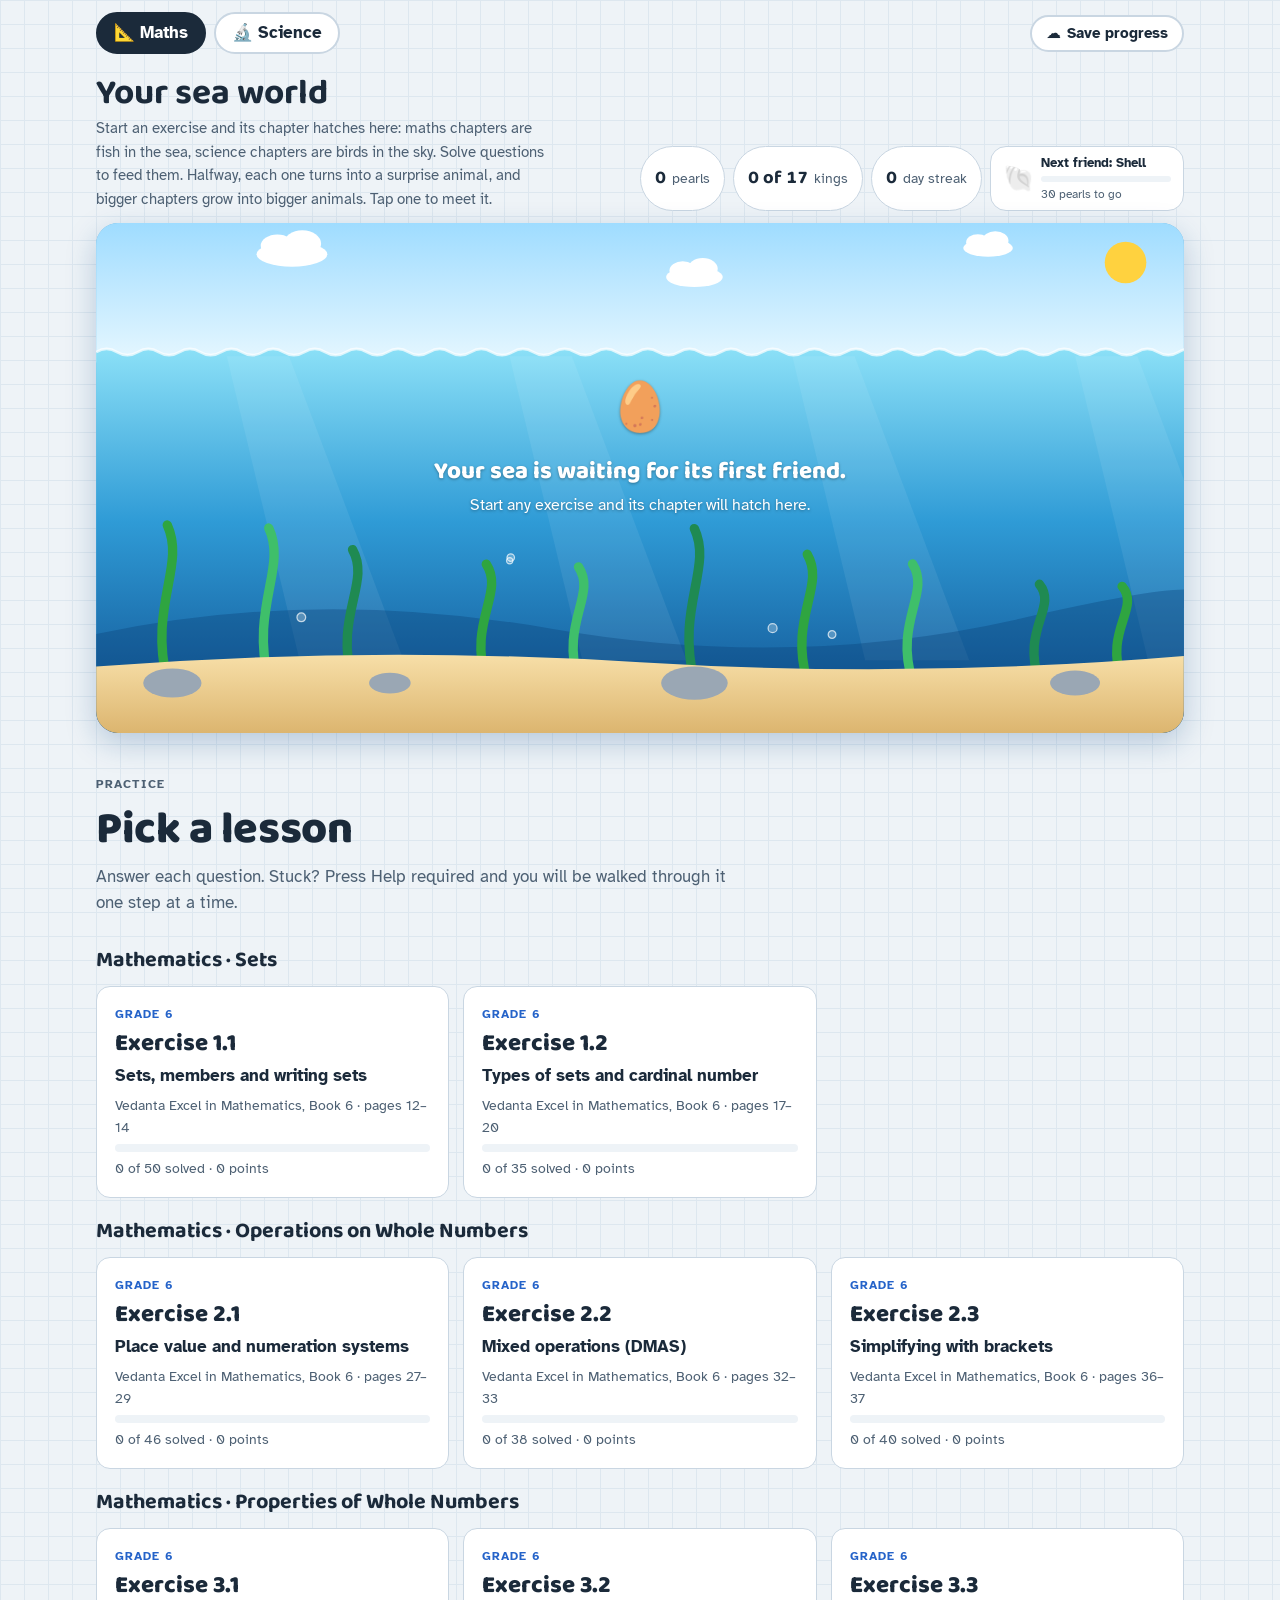
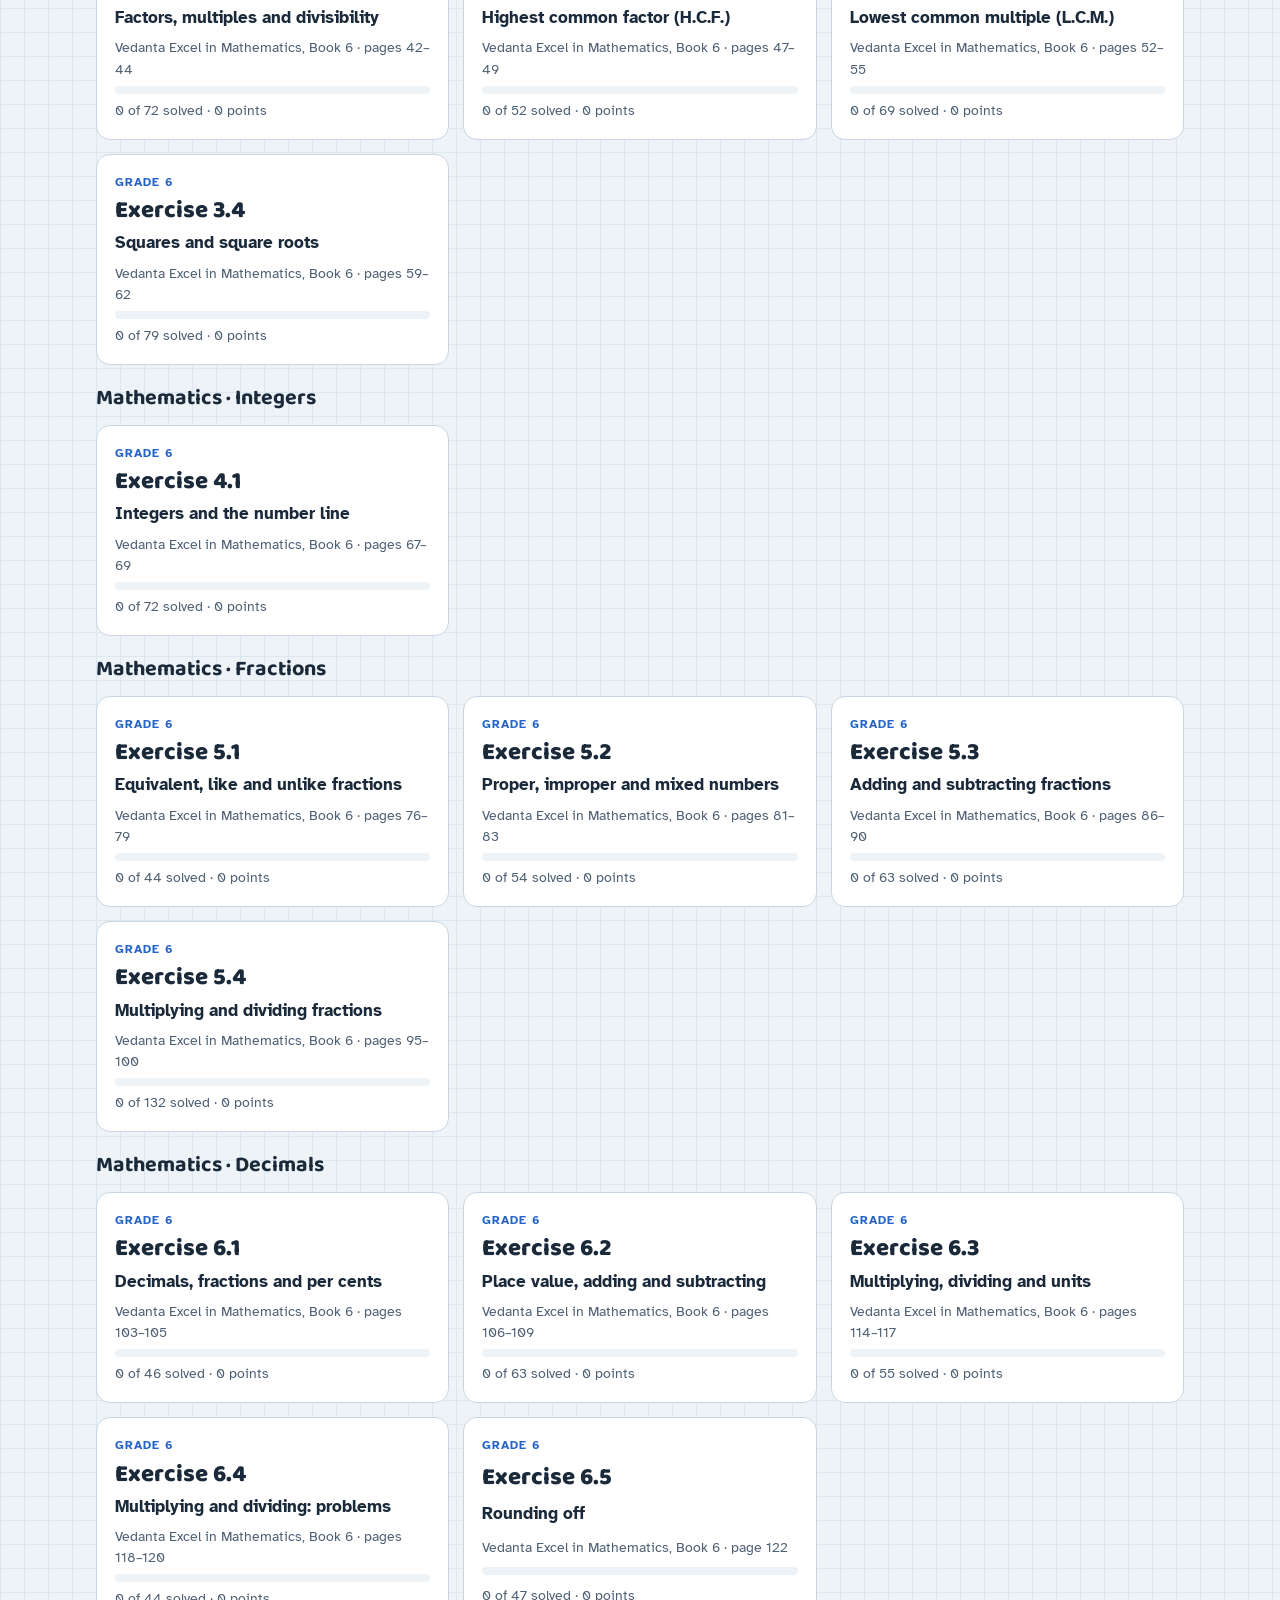
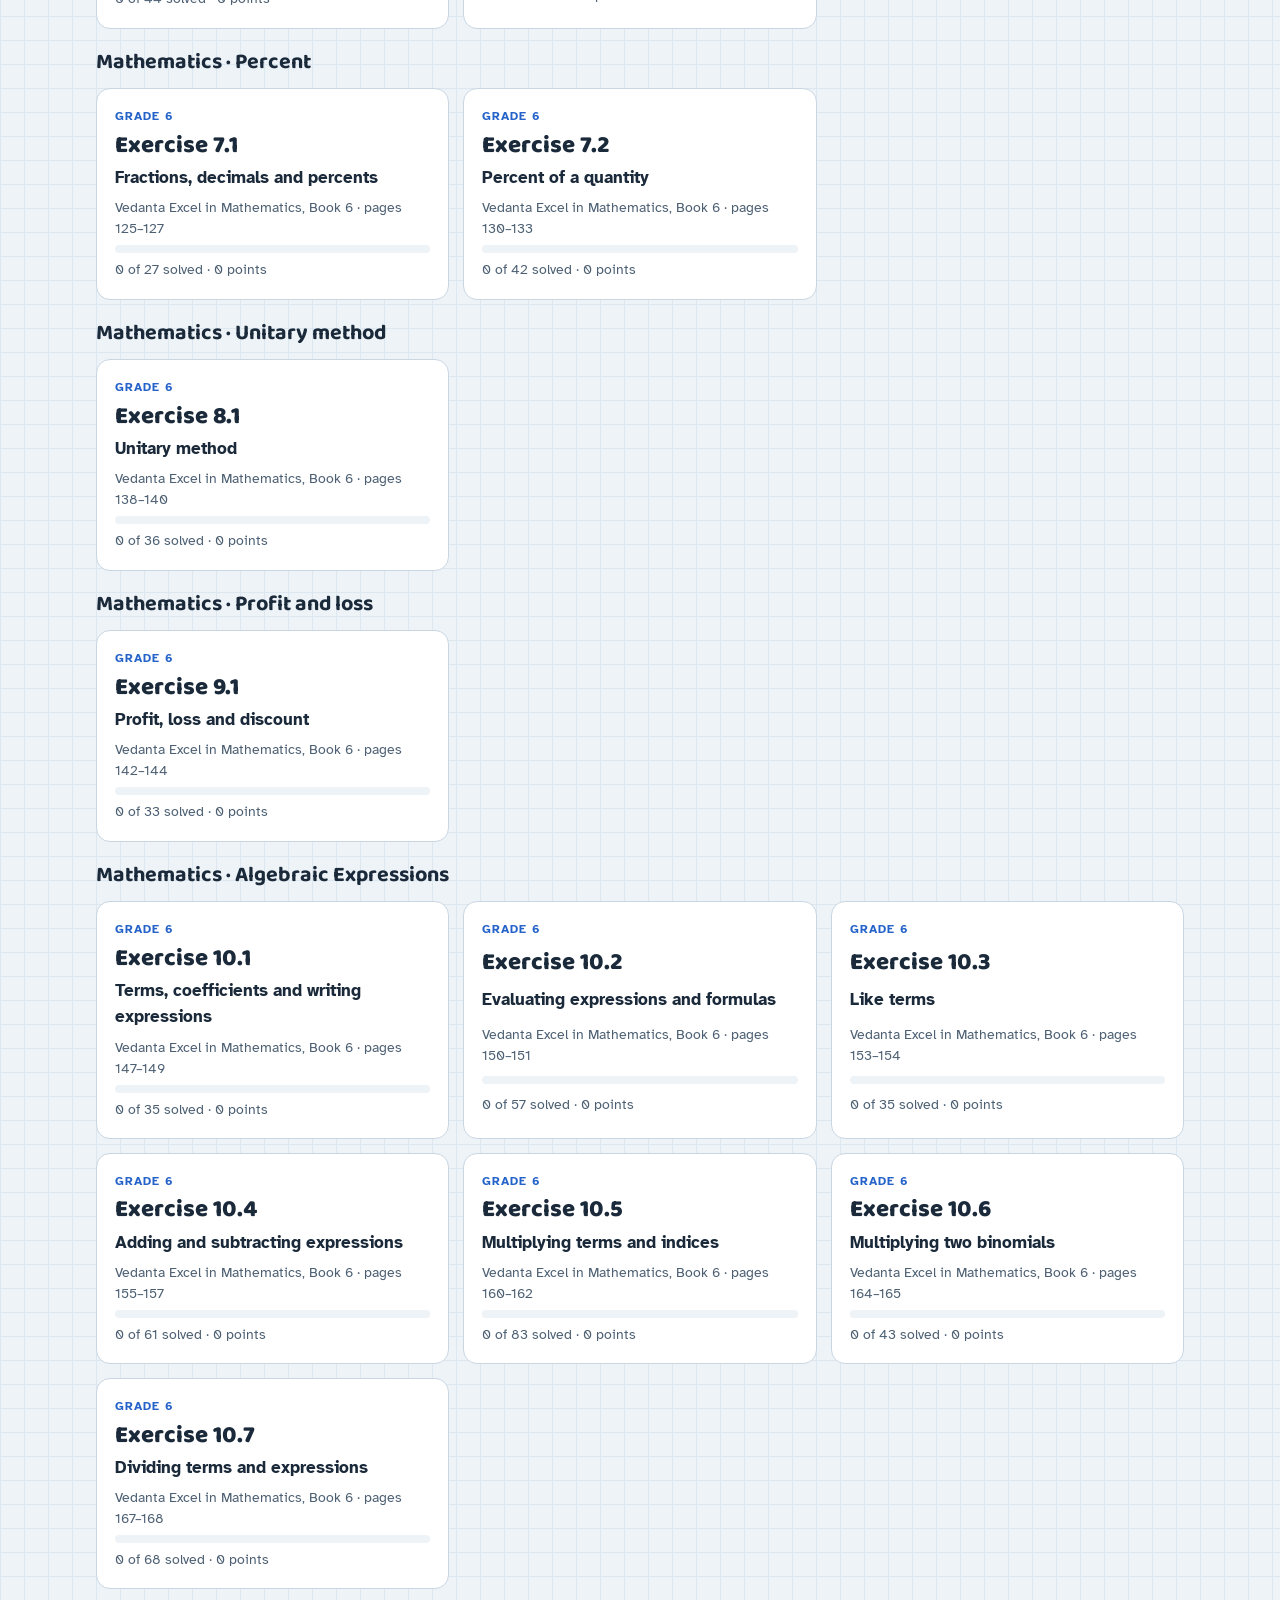
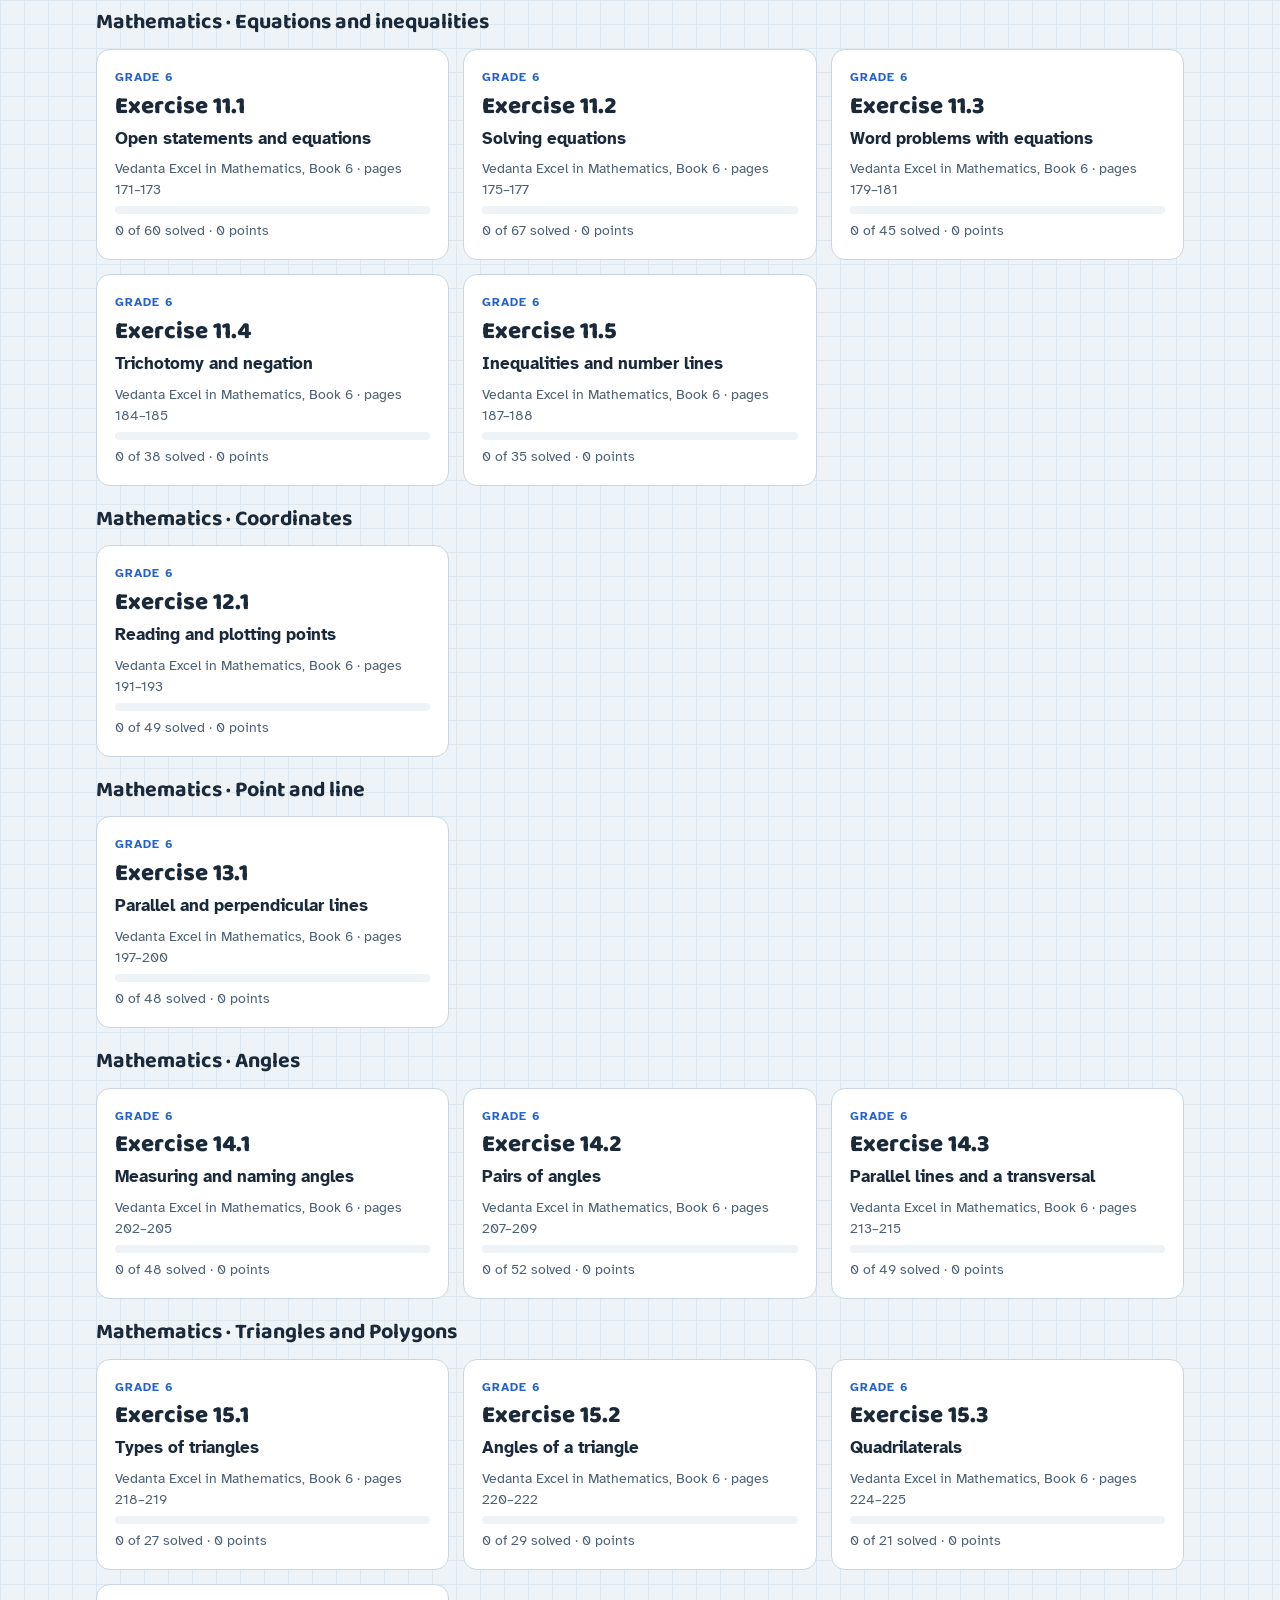
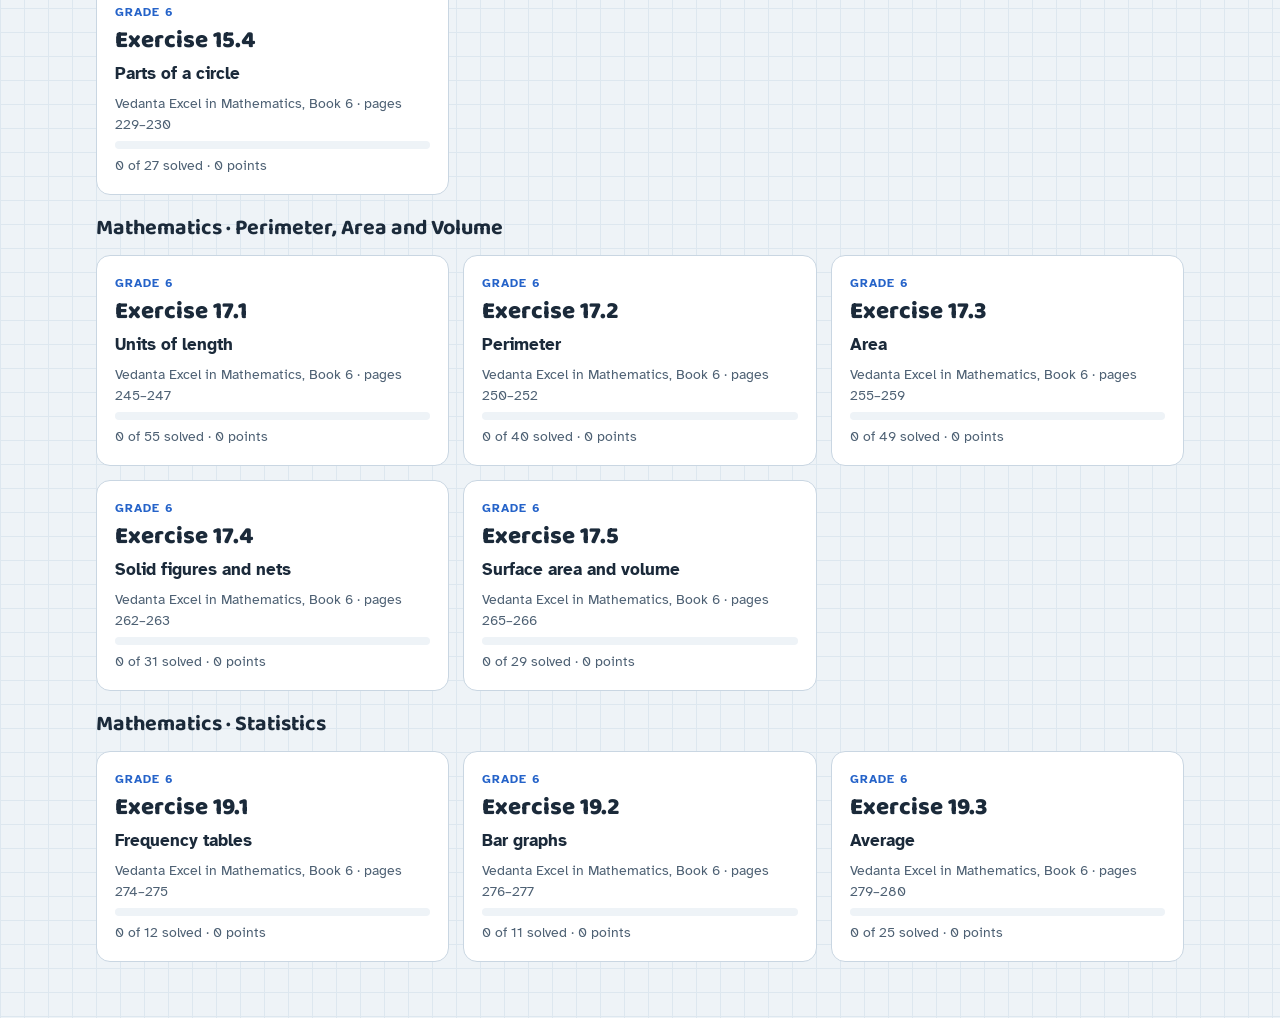
<file: index.html>
<!doctype html>
<html lang="en">
<head>
<meta charset="utf-8">
<meta name="viewport" content="width=device-width, initial-scale=1, viewport-fit=cover">
<title>Angle Quest</title>
<link rel="preconnect" href="https://fonts.googleapis.com">
<link rel="stylesheet" href="https://fonts.googleapis.com/css2?family=Baloo+2:wght@600;700;800&family=Atkinson+Hyperlegible:wght@400;700&display=swap">
<link rel="stylesheet" href="aquarium.css">
<link rel="stylesheet" href="cloud/cloud.css">
<style>
/* Layout: graph-paper desk; question card in the middle, exercise list beside it (stacks on phones). */
:root {
  --paper: #eef3f7;
  --grid: #dde7ef;
  --card: #ffffff;
  --ink: #1b2a3a;
  --ink-soft: #4d6073;
  --line: #c9d6e2;
  --accent: #f2b31b;       /* protractor yellow */
  --accent-ink: #4a3500;
  --accent-wash: rgba(242, 179, 27, .22);
  --blue: #2563c9;         /* geometry-set blue for figures and actions */
  --blue-wash: #e3ecfb;
  --good: #1d8a4f; --good-wash: #e2f4ea;
  --bad: #c2412d;  --bad-wash: #fbe7e3;
  --f-display: "Baloo 2", "Trebuchet MS", system-ui, sans-serif;
  --f-body: "Atkinson Hyperlegible", "Segoe UI", system-ui, sans-serif;
  --r: 14px;
}
@media (prefers-color-scheme: dark) { :root:not([data-theme="light"]) {
  --paper: #111a24; --grid: #18232f; --card: #1a2633; --ink: #e8eef4; --ink-soft: #9fb0c1; --line: #2f3f50;
  --accent: #f5c04a; --accent-ink: #2a1e00; --accent-wash: rgba(245, 192, 74, .2);
  --blue: #7fa9f0; --blue-wash: #1f3150; --good: #5fd08f; --good-wash: #173826; --bad: #ff8a73; --bad-wash: #3e1f1a;
  color-scheme: dark; } }
:root[data-theme="dark"] {
  --paper: #111a24; --grid: #18232f; --card: #1a2633; --ink: #e8eef4; --ink-soft: #9fb0c1; --line: #2f3f50;
  --accent: #f5c04a; --accent-ink: #2a1e00; --accent-wash: rgba(245, 192, 74, .2);
  --blue: #7fa9f0; --blue-wash: #1f3150; --good: #5fd08f; --good-wash: #173826; --bad: #ff8a73; --bad-wash: #3e1f1a;
  color-scheme: dark; }

* { box-sizing: border-box; }
body {
  margin: 0;
  background: var(--paper);
  background-image: linear-gradient(var(--grid) 1px, transparent 1px), linear-gradient(90deg, var(--grid) 1px, transparent 1px);
  background-size: 24px 24px;
  color: var(--ink); font: 17px/1.55 var(--f-body);
}
#app { max-width: 1120px; margin: 0 auto; padding-block: 20px 56px;
  padding-left: max(16px, env(safe-area-inset-left, 0px)); padding-right: max(16px, env(safe-area-inset-right, 0px)); }
h1, h2 { font-family: var(--f-display); line-height: 1.1; text-wrap: balance; margin: 0; }
h1 { font-size: clamp(2rem, 5vw, 2.8rem); font-weight: 800; letter-spacing: -.01em; }
h2 { font-size: 1.35rem; font-weight: 700; }
p { margin: 0; }
.eyebrow { font-size: .78rem; font-weight: 700; letter-spacing: .09em; text-transform: uppercase; color: var(--ink-soft); }
.lede { color: var(--ink-soft); max-width: 60ch; }
button { font: inherit; color: inherit; cursor: pointer; }
:focus-visible { outline: 3px solid var(--blue); outline-offset: 2px; }

/* top bar */
.topbar { display: flex; justify-content: space-between; align-items: center; gap: 12px; flex-wrap: wrap; margin-bottom: 18px; }
.link-btn { background: none; border: 0; padding: 4px 2px; color: var(--blue); font-weight: 700; text-decoration: underline; text-underline-offset: 3px; }
.scorebox { display: flex; align-items: baseline; gap: 6px; background: var(--card); border: 1px solid var(--line); border-radius: 999px; padding: 4px 16px; font-variant-numeric: tabular-nums; }
.score-num { font-family: var(--f-display); font-weight: 800; font-size: 1.25rem; }
.score-lbl { color: var(--ink-soft); font-size: .85rem; }
.score-sep { width: 1px; height: 16px; background: var(--line); margin: 0 6px; align-self: center; }
.lesson-title { display: grid; gap: 2px; margin-bottom: 20px; }
.src { color: var(--ink-soft); font-size: .9rem; }

.layout { display: grid; grid-template-columns: minmax(0, 1fr) 300px; gap: 24px; align-items: start; }
@media (max-width: 860px) { .layout { grid-template-columns: minmax(0, 1fr); } .side { order: -1; } }

/* exercise nav */
.side { display: grid; gap: 16px; min-width: 0; }
.sec-nav { display: grid; gap: 4px; background: var(--card); border: 1px solid var(--line); border-radius: var(--r); padding: 8px; }
@media (max-width: 860px) {
  .sec-nav { display: flex; overflow-x: auto; scrollbar-width: thin; }
  .sec-btn { flex: 0 0 auto; grid-template-columns: auto auto !important; }
  .sec-btn .sec-name { display: none; }
}
.sec-btn { display: grid; grid-template-columns: 2.4rem 1fr auto; gap: 8px; align-items: center; text-align: left; background: none; border: 0; border-radius: 10px; padding: 8px 10px; }
.sec-btn:hover { background: var(--blue-wash); }
.sec-btn.on { background: var(--accent-wash); }
.sec-no { font-family: var(--f-display); font-weight: 800; color: var(--blue); }
.sec-name { font-size: .95rem; min-width: 0; }
.sec-count { font-size: .8rem; color: var(--ink-soft); font-variant-numeric: tabular-nums; }
.sec-btn.done .sec-count { color: var(--good); font-weight: 700; }
.sec-btn.done .sec-count::before { content: "✓ "; }

.refbox { background: var(--card); border: 1px solid var(--line); border-radius: var(--r); padding: 10px 14px; }
.refbox summary { font-weight: 700; cursor: pointer; }
.ref-scroll { overflow-x: auto; margin-top: 8px; }
.ref { border-collapse: collapse; font-size: .82rem; width: 100%; }
.ref th, .ref td { text-align: left; padding: 6px 6px; border-bottom: 1px solid var(--line); vertical-align: top; }
.ref th { color: var(--ink-soft); font-weight: 700; }

/* stage */
.stage { display: grid; gap: 14px; min-width: 0; scroll-margin-top: 12px; }
.sec-head { display: grid; gap: 6px; }
.qdots { display: flex; gap: 6px; flex-wrap: wrap; margin-top: 4px; }
.qdot { width: 2.1rem; height: 2.1rem; border-radius: 50%; border: 2px solid var(--line); background: var(--card); font-weight: 700; }
.qdot.done { border-color: var(--good); background: var(--good-wash); color: var(--good); }
.qdot.on { border-color: var(--ink); box-shadow: 0 0 0 3px var(--accent); }

.qcard { background: var(--card); border: 1px solid var(--line); border-radius: 18px; padding: clamp(16px, 3vw, 28px); display: grid; gap: 18px; box-shadow: 0 1px 0 var(--line), 0 10px 30px -18px rgba(20, 40, 70, .35); min-width: 0; }
.prompt { font-size: 1.2rem; }
.figwrap { display: grid; justify-items: center; gap: 10px; padding: 8px; border-radius: 12px; background: repeating-linear-gradient(0deg, transparent 0 19px, var(--grid) 19px 20px), repeating-linear-gradient(90deg, transparent 0 19px, var(--grid) 19px 20px); }
.figwrap.small { background: none; padding: 0; justify-items: start; }
.fig { width: 100%; max-width: 340px; height: auto; max-height: 300px; overflow: visible; }
.fig.fig-prot { max-width: 480px; max-height: 420px; }
.figwrap.small .fig { max-width: 170px; }
.tool-btn { background: var(--accent); color: var(--accent-ink); border: 0; border-radius: 999px; padding: 6px 16px; font-weight: 700; }

.fig .ray { stroke: var(--ink); stroke-width: 2.4; stroke-linecap: round; }
.fig .ray.dashed { stroke-dasharray: 6 5; stroke-width: 1.6; stroke: var(--ink-soft); }
.fig .vertex { fill: var(--ink); }
.fig .mark { fill: none; stroke: var(--blue); stroke-width: 2; }
.fig .mark.dashed { stroke-dasharray: 4 4; }
.fig .chev { fill: none; stroke: var(--ink); stroke-width: 1.6; stroke-linejoin: round; stroke-linecap: round; }
.fig .mark.hl { stroke: var(--accent); stroke-width: 2.6; }
.fig .arc-label.hl { fill: var(--ink); }
.fig.fig-geo { max-width: 400px; }
.fig-geo .ray, .fig-geo .mark, .fig-geo .chev { vector-effect: non-scaling-stroke; }
.fig .circ { fill: none; }
.fig .shade.tone-a { fill: var(--blue-wash); stroke: none; }
.fig .shade.tone-b { fill: var(--accent-wash); stroke: none; }
.fig .pt-label { fill: var(--ink); font: 700 13px var(--f-body); text-anchor: middle; dominant-baseline: central; }
.fig .arc-label { fill: var(--blue); font: 700 12px var(--f-body); text-anchor: middle; dominant-baseline: central; }
.fig .prot-body { fill: var(--accent-wash); stroke: var(--accent); stroke-width: 1.5; }
.fig .prot-inner { fill: none; stroke: var(--accent); stroke-width: 1; }
.fig .prot-tick { stroke: var(--ink-soft); stroke-width: .6; }
.fig .prot-guide { stroke: var(--accent); stroke-width: .5; }
.fig .prot-base { stroke: var(--accent); stroke-width: 1.5; }
.fig .prot-centre { fill: var(--bad); }
.fig .prot-out { fill: var(--ink-soft); font: 600 6.5px var(--f-body); text-anchor: middle; dominant-baseline: central; }
.fig .prot-in { fill: var(--ink); font: 700 7px var(--f-body); text-anchor: middle; dominant-baseline: central; }
.fig-clock { max-width: 220px; }
.fig .clock-face { fill: var(--card); stroke: var(--ink); stroke-width: 3; }
.fig-venn { max-width: 360px; }
.fig .venn-c { stroke: var(--ink); stroke-width: 2; fill-opacity: .55; }
.fig .venn-c.tone-a { fill: var(--blue-wash); }
.fig .venn-c.tone-b { fill: var(--accent-wash); }
.fig .venn-u { fill: none; stroke: var(--ink-soft); stroke-width: 1.5; }
.fig .venn-name { fill: var(--ink); font: 700 16px var(--f-body); text-anchor: middle; dominant-baseline: central; }
.fig .venn-item { fill: var(--ink); font: 600 14px var(--f-body); text-anchor: middle; dominant-baseline: central; }
.fig-grid { max-width: 260px; }
.fig .grid-cell { fill: var(--card); stroke: var(--ink); stroke-width: 1.5; }
.fig .grid-cell.head { fill: var(--blue-wash); }
.fig .grid-cell.blank { fill: var(--accent-wash); }
.fig .grid-cell.wall { fill: var(--line); }
.fig .shade.tone-c { fill: var(--blue); fill-opacity: .45; stroke: none; }
.fig .hg-line { stroke: var(--ink); stroke-width: .6; opacity: .55; }
.fig .hg-brace { fill: none; stroke: var(--ink); stroke-width: 1.5; }
.fig .hg-lbl { fill: var(--ink); font: 700 13px var(--f-body); text-anchor: middle; dominant-baseline: central; }
.fig .hg-lbl.end { text-anchor: end; }
.fig .flow-line { stroke: var(--blue); stroke-width: 2; fill: none; }
.fig .flow-op { fill: var(--blue); font: 700 14px var(--f-body); text-anchor: middle; }
.fig .flow-op.side { text-anchor: start; dominant-baseline: central; }
.fig .grid-t.small { font-size: 14px; }
.fig .bar-grid { stroke: var(--line); stroke-width: 1; }
.fig .bar-grid.base { stroke: var(--ink); stroke-width: 1.6; }
.fig rect.shade.bar { stroke: var(--ink); stroke-width: 1.2; }
.fig .shade.tone-c.bar { fill-opacity: .55; }
.fig .bar-num { fill: var(--ink-soft); font: 12px var(--f-body); text-anchor: end; dominant-baseline: central; }
.fig .bar-lbl { fill: var(--ink); font: 13px var(--f-body); text-anchor: middle; }
.fig .bar-lbl.strong { font-weight: 700; }
.fig .nl-range { fill: none; stroke: var(--blue); stroke-width: 2.5; }
.fig .nl-rhead { fill: var(--blue); }
.fig .nl-end { fill: var(--card); stroke: var(--blue); stroke-width: 2.5; }
.fig .nl-end.closed { fill: var(--blue); }
.fig .shp { stroke: var(--ink); stroke-width: 2; stroke-linejoin: round; }
.fig .shp.plain { fill: none; }
.fig .shp.tone-a { fill: var(--blue-wash); }
.fig .shp.tone-b { fill: var(--accent-wash); }
.fig .shp.hole { fill: var(--card); }
.fig .shp.dash { stroke-dasharray: 5 4; }
.fig .shp.open { fill: none; }
.fig .shp-grid { stroke: var(--line); stroke-width: .8; }
.fig .shp-dash { stroke: var(--ink-soft); stroke-width: 1.3; stroke-dasharray: 4 4; }
.fig .shp-right { fill: none; stroke: var(--ink-soft); stroke-width: 1.2; }
.fig .shp-tick { stroke: var(--ink); stroke-width: 1.6; }
.fig .shp-t { fill: var(--ink); font: 600 13px var(--f-body); dominant-baseline: central; }
.fig .shp-t.big { font: 700 16px var(--f-body); }
.fig .sol { stroke: var(--ink); stroke-width: 1.8; fill: none; }
.fig .sol.hidden { stroke-dasharray: 4 4; stroke-width: 1.2; fill: none; }
.fig .sol-face { fill: var(--blue-wash); stroke: var(--ink); stroke-width: 1.8; stroke-linejoin: round; }
.fig .bal-stand { fill: var(--accent); }
.fig .bal-pan { fill: var(--card); stroke: var(--ink); stroke-width: 2; }
.fig .bal-bag { fill: var(--blue-wash); stroke: var(--ink); stroke-width: 1.6; stroke-linejoin: round; }
.fig .bal-v { fill: var(--ink); font: italic 700 13px var(--f-body); text-anchor: middle; dominant-baseline: central; }
.fig .bal-ball { fill: var(--accent-wash); stroke: var(--ink); stroke-width: 1.4; }
.fig .grid-t { fill: var(--ink); font: 700 17px var(--f-body); text-anchor: middle; dominant-baseline: central; }
.fig .grid-q { fill: var(--blue); font: italic 700 16px var(--f-body); text-anchor: middle; dominant-baseline: central; }
.fig-ftree { max-width: 240px; }
.fig .tree-line { stroke: var(--ink); stroke-width: 1.6; }
.fig .tree-node { fill: var(--card); stroke: var(--ink); stroke-width: 1.6; }
.fig .tree-node.blank { fill: var(--accent-wash); }
.fig .tree-x { fill: var(--ink-soft); font: 700 14px var(--f-body); text-anchor: middle; dominant-baseline: central; }
.fig-nline { max-width: 520px; }
.fig .nl-axis, .fig .nl-tick { stroke: var(--ink); stroke-width: 1.6; }
.fig .nl-head { fill: var(--ink); }
.fig .nl-num { fill: var(--ink); font: 600 10px var(--f-body); text-anchor: middle; dominant-baseline: central; }
.fig .nl-num.zero { font-weight: 800; }
.fig .nl-hop { fill: none; stroke: var(--blue); stroke-width: 2; stroke-linecap: round; }
.fig .nl-hop.big { stroke: var(--accent); stroke-dasharray: 5 4; }
.fig .nl-dot { fill: var(--accent); }
.fig .nl-arrow { stroke-dasharray: none; }
.fig-fbar { max-width: 320px; }
.fig-pie { max-width: 150px; }
.fig .fb-box { fill: none; stroke: var(--ink); stroke-width: 2; }
.fig .fb-line { stroke: var(--ink); stroke-width: 1.2; }
.fig .fb-x { stroke: var(--ink-soft); stroke-width: 2; stroke-linecap: round; }
.fig-row { display: flex; flex-wrap: wrap; align-items: center; justify-content: center; gap: 6px 10px; width: 100%; }
.fig-row .fig-cell { display: inline-flex; flex-direction: column; align-items: center; gap: 2px; }
.fig-row .fig-fbar { width: 120px; }
.fig-row .fig-pie { width: 64px; }
.fig-row .fig-op { font: 700 1.3rem var(--f-body); color: var(--ink-soft); }
.fig-row .fig-cap { font-size: .9rem; color: var(--ink-soft); }
.fig-coord { max-width: 360px; }
.fig .coord-grid { stroke: var(--line); stroke-width: .8; }
.fig .coord-axis { stroke: var(--ink); stroke-width: 1.6; }
.fig .coord-num { fill: var(--ink-soft); font: 9px var(--f-body); text-anchor: middle; dominant-baseline: central; }
.fig .coord-name { fill: var(--ink); font: 700 11px var(--f-body); text-anchor: middle; dominant-baseline: central; }
.fig .coord-shape { fill: var(--blue-wash); stroke: var(--ink); stroke-width: 1.8; stroke-linejoin: round; }
.fig .coord-open { fill: none; }
.fig .coord-pt, .fig .lk-dot { fill: var(--ink); }
.fig .coord-lbl { fill: var(--ink); font: 700 12px var(--f-body); text-anchor: middle; dominant-baseline: central; }
.fig-lk { max-width: 180px; }
.fig .lk-line { fill: none; stroke: var(--ink); stroke-width: 2; }
.fig .lk-head { fill: var(--ink); }
.plot-wrap { display: flex; flex-direction: column; align-items: center; gap: 6px; width: 100%; border-radius: 12px; padding: 4px; }
.plot-grid { width: min(340px, 100%); cursor: crosshair; touch-action: manipulation; }
.plot-grid:focus-visible { outline: 3px solid var(--accent); outline-offset: 2px; }
.fig .plot-dot { fill: var(--accent); stroke: var(--ink); stroke-width: 1.5; }
.plot-read { font-size: .95rem; color: var(--ink-soft); }
.plot-wrap[data-state="ok"] { box-shadow: 0 0 0 2px var(--good); }
.plot-wrap[data-state="bad"] { box-shadow: 0 0 0 2px var(--bad); }
.fig .clock-tick { stroke: var(--ink-soft); stroke-width: .8; }
.fig .clock-num { fill: var(--ink); font: 700 9px var(--f-body); text-anchor: middle; dominant-baseline: central; }
.fig .clock-hand { stroke: var(--accent); stroke-width: 3.2; stroke-linecap: round; }
.fig .clock-hand.ghost { stroke: var(--ink-soft); stroke-width: 1.4; stroke-dasharray: 3 3; }
.fig .clock-pin { fill: var(--ink); }
.fig .clock-sweep { fill: var(--accent-wash); stroke: var(--accent); stroke-width: 1; }
.fig .clock-cap { fill: var(--ink); font: 700 7px var(--f-body); text-anchor: middle; }

/* answer parts */
.parts { display: grid; gap: 12px; }
.parts.many { grid-template-columns: repeat(auto-fill, minmax(min(100%, 300px), 1fr)); }
.part { display: flex; align-items: center; gap: 12px; flex-wrap: wrap; }
.part-lbl { font-weight: 700; min-width: 4.5rem; }
.inp-wrap { display: inline-flex; align-items: center; gap: 4px; background: var(--paper); border: 2px solid var(--line); border-radius: 10px; padding: 2px 10px; transition: border-color .15s; }
.inp-wrap:focus-within { border-color: var(--blue); }
.inp { border: 0; background: transparent; color: var(--ink); font: 700 1.15rem var(--f-body); width: 7.5rem; padding: 6px 0; outline: none; text-transform: none; }
.inp-number { width: 4.5rem; text-align: right; font-variant-numeric: tabular-nums; }
.inp-angleName, .inp-text { text-transform: uppercase; }
.inp-expr { width: 11rem; }
.inp-set, .inp-numeral, .inp-factors, .inp-equiv { width: min(13rem, 52vw); }
.inp-alg { display: inline-flex; flex-wrap: wrap; align-items: center; gap: 4px 10px; }
.alg-prev { color: var(--ink-soft); font-weight: 700; font-size: 1.05rem; }
.inp::placeholder { color: var(--ink-soft); opacity: .6; font-weight: 400; text-transform: none; }
.affix { color: var(--ink-soft); font-weight: 700; }
[data-state="ok"].inp-wrap { border-color: var(--good); background: var(--good-wash); }
[data-state="bad"].inp-wrap { border-color: var(--bad); background: var(--bad-wash); }
.choices { display: flex; flex-wrap: wrap; gap: 8px; border-radius: 12px; }
.choice { border: 2px solid var(--line); background: var(--card); border-radius: 999px; padding: 6px 14px; font-weight: 700; }
.choice:hover { border-color: var(--blue); }
.choice[aria-checked="true"] { background: var(--blue); border-color: var(--blue); color: var(--card); }
[data-state="ok"].choices .choice[aria-checked="true"] { background: var(--good); border-color: var(--good); }
[data-state="bad"].choices .choice[aria-checked="true"] { background: var(--bad); border-color: var(--bad); }
.parts.many .part-choice .choice { padding: 4px 10px; font-size: .85rem; }

.actions { display: flex; flex-wrap: wrap; gap: 10px; align-items: center; }
.btn { border: 2px solid var(--ink); background: var(--card); border-radius: 12px; padding: 10px 18px; font-weight: 700; }
.btn.primary { background: var(--ink); color: var(--card); }
.btn.help { border-color: var(--accent); background: var(--accent); color: var(--accent-ink); }
.btn.next { border-color: var(--good); background: var(--good); color: var(--card); margin-left: auto; }
.btn.small { padding: 5px 12px; border-radius: 9px; font-size: .9rem; }
.btn.danger { border-color: var(--bad); color: var(--bad); }
.btn:disabled { opacity: .5; cursor: default; }
.btn:not(:disabled):active { transform: translateY(1px); }

.feedback { min-height: 1.5em; font-weight: 600; }
.feedback:empty { display: none; }
.feedback.good, .feedback.bad { padding: 10px 14px; border-radius: 10px; }
.feedback.good { background: var(--good-wash); color: var(--good); }
.feedback.bad { background: var(--bad-wash); color: var(--bad); }

/* help steps */
.help-steps { list-style: none; margin: 0; padding: 0; display: grid; gap: 10px; }
.help-steps:empty { display: none; }
.step { display: grid; grid-template-columns: 2rem minmax(0, 1fr); gap: 12px; padding: 12px 14px; border-radius: 12px; background: var(--accent-wash); animation: rise .25s ease-out; }
.step-no { width: 2rem; height: 2rem; border-radius: 50%; display: grid; place-items: center; background: var(--accent); color: var(--accent-ink); font-family: var(--f-display); font-weight: 800; }
.step.last .step-no { background: var(--good); color: var(--card); }
.step-body { display: grid; gap: 8px; min-width: 0; }
.ask { display: flex; flex-wrap: wrap; gap: 8px; align-items: center; }
.ask .inp-wrap { background: var(--card); }
.ask-fb { font-size: .95rem; font-weight: 600; }
.ask-fb:empty { display: none; }
.ask-fb.good { color: var(--good); } .ask-fb.bad { color: var(--bad); }
@keyframes rise { from { transform: translateY(6px); opacity: .4; } to { transform: none; opacity: 1; } }
@media (prefers-reduced-motion: reduce) { .step { animation: none; } }

/* home + finish */
.home-head, .finish { display: grid; gap: 10px; margin-bottom: 24px; }
.lesson-grid { display: grid; grid-template-columns: repeat(auto-fill, minmax(min(100%, 280px), 1fr)); gap: 14px; }
.subject { grid-column: 1 / -1; margin-top: 8px; }
.lesson-card { display: grid; gap: 6px; text-align: left; background: var(--card); border: 1px solid var(--line); border-radius: var(--r); padding: 18px; }
.lesson-card:hover { border-color: var(--blue); }
.lc-level { font-size: .78rem; font-weight: 700; letter-spacing: .08em; text-transform: uppercase; color: var(--blue); }
.lc-title { font-family: var(--f-display); font-size: 1.5rem; font-weight: 800; line-height: 1.1; }
.lc-topic { font-weight: 700; }
.ex-tabs { display: flex; flex-wrap: wrap; gap: 8px; margin-top: 12px; }
.ex-tab { display: inline-flex; gap: 8px; align-items: baseline; border: 2px solid var(--line); background: var(--card); border-radius: 999px; padding: 6px 14px; font-weight: 700; }
.ex-tab:hover { border-color: var(--blue); }
.ex-tab.on { background: var(--ink); border-color: var(--ink); color: var(--card); }
.ex-count { font-size: .8rem; opacity: .75; font-variant-numeric: tabular-nums; }
.lc-src, .lc-stats { font-size: .85rem; color: var(--ink-soft); }
.meter { height: 8px; border-radius: 99px; background: var(--paper); overflow: hidden; }
.meter-fill { display: block; height: 100%; background: var(--accent); }
.finish { background: var(--card); border: 1px solid var(--line); border-radius: 18px; padding: clamp(20px, 4vw, 40px); }
.stars { font-size: 3rem; color: var(--accent); letter-spacing: .1em; line-height: 1; }
.confirm { display: flex; gap: 10px; align-items: center; flex-wrap: wrap; background: var(--bad-wash); padding: 10px 14px; border-radius: 10px; }

/* ---------- subject switch (Maths | Science) ---------- */
.site-nav { max-width: 1120px; margin: 0 auto; padding: 12px max(16px, env(safe-area-inset-right, 0px)) 0 max(16px, env(safe-area-inset-left, 0px)); display: flex; gap: 8px; }
.site-nav a { text-decoration: none; color: var(--ink); font-weight: 700; padding: 6px 16px; border-radius: 999px; border: 2px solid var(--line); background: var(--card); }
.site-nav a[aria-current="page"] { background: var(--ink); color: var(--card); border-color: var(--ink); }
.site-nav a:hover { border-color: var(--blue); }
</style>
</head>
<body>
<nav class="site-nav" aria-label="Subjects"><a href="index.html" aria-current="page">📐 Maths</a><a href="science.html">🔬 Science</a></nav>
<div id="app"></div>

<!-- Engine first, then one script per lesson. Add new lessons here. -->
<!-- Optional cloud save for parents (off until cloud/firebase-config.js has a config) -->
<script src="cloud/firebase-config.js"></script>
<script src="cloud/sync.js"></script>
<script src="engine.js"></script>
<script src="lessons/math-sets-g6-ex1-1.js"></script>
<script src="lessons/math-sets-g6-ex1-2.js"></script>
<script src="lessons/math-whole-g6-ex2-1.js"></script>
<script src="lessons/math-whole-g6-ex2-2.js"></script>
<script src="lessons/math-whole-g6-ex2-3.js"></script>
<script src="lessons/math-properties-g6-ex3-1.js"></script>
<script src="lessons/math-properties-g6-ex3-2.js"></script>
<script src="lessons/math-properties-g6-ex3-3.js"></script>
<script src="lessons/math-properties-g6-ex3-4.js"></script>
<script src="lessons/math-integers-g6-ex4-1.js"></script>
<script src="lessons/math-fractions-g6-ex5-1.js"></script>
<script src="lessons/math-fractions-g6-ex5-2.js"></script>
<script src="lessons/math-fractions-g6-ex5-3.js"></script>
<script src="lessons/math-fractions-g6-ex5-4.js"></script>
<script src="lessons/math-decimals-g6-ex6-1.js"></script>
<script src="lessons/math-decimals-g6-ex6-2.js"></script>
<script src="lessons/math-decimals-g6-ex6-3.js"></script>
<script src="lessons/math-decimals-g6-ex6-4.js"></script>
<script src="lessons/math-decimals-g6-ex6-5.js"></script>
<script src="lessons/math-percent-g6-ex7-1.js"></script>
<script src="lessons/math-percent-g6-ex7-2.js"></script>
<script src="lessons/math-unitary-g6-ex8-1.js"></script>
<script src="lessons/math-profit-g6-ex9-1.js"></script>
<script src="lessons/math-algebra-g6-ex10-1.js"></script>
<script src="lessons/math-algebra-g6-ex10-2.js"></script>
<script src="lessons/math-algebra-g6-ex10-3.js"></script>
<script src="lessons/math-algebra-g6-ex10-4.js"></script>
<script src="lessons/math-algebra-g6-ex10-5.js"></script>
<script src="lessons/math-algebra-g6-ex10-6.js"></script>
<script src="lessons/math-algebra-g6-ex10-7.js"></script>
<script src="lessons/math-equations-g6-ex11-1.js"></script>
<script src="lessons/math-equations-g6-ex11-2.js"></script>
<script src="lessons/math-equations-g6-ex11-3.js"></script>
<script src="lessons/math-equations-g6-ex11-4.js"></script>
<script src="lessons/math-equations-g6-ex11-5.js"></script>
<script src="lessons/math-coordinates-g6-ex12-1.js"></script>
<script src="lessons/math-lines-g6-ex13-1.js"></script>
<script src="lessons/math-angles-g6.js"></script>
<script src="lessons/math-angles-g6-ex14-2.js"></script>
<script src="lessons/math-angles-g6-ex14-3.js"></script>
<script src="lessons/math-triangles-g6-ex15-1.js"></script>
<script src="lessons/math-triangles-g6-ex15-2.js"></script>
<script src="lessons/math-triangles-g6-ex15-3.js"></script>
<script src="lessons/math-triangles-g6-ex15-4.js"></script>
<script src="lessons/math-measure-g6-ex17-1.js"></script>
<script src="lessons/math-measure-g6-ex17-2.js"></script>
<script src="lessons/math-measure-g6-ex17-3.js"></script>
<script src="lessons/math-measure-g6-ex17-4.js"></script>
<script src="lessons/math-measure-g6-ex17-5.js"></script>
<script src="lessons/math-stats-g6-ex19-1.js"></script>
<script src="lessons/math-stats-g6-ex19-2.js"></script>
<script src="lessons/math-stats-g6-ex19-3.js"></script>
<script src="aquarium.js"></script>
<script>Practice.start(document.getElementById("app"));</script>

</body></html>
</file>
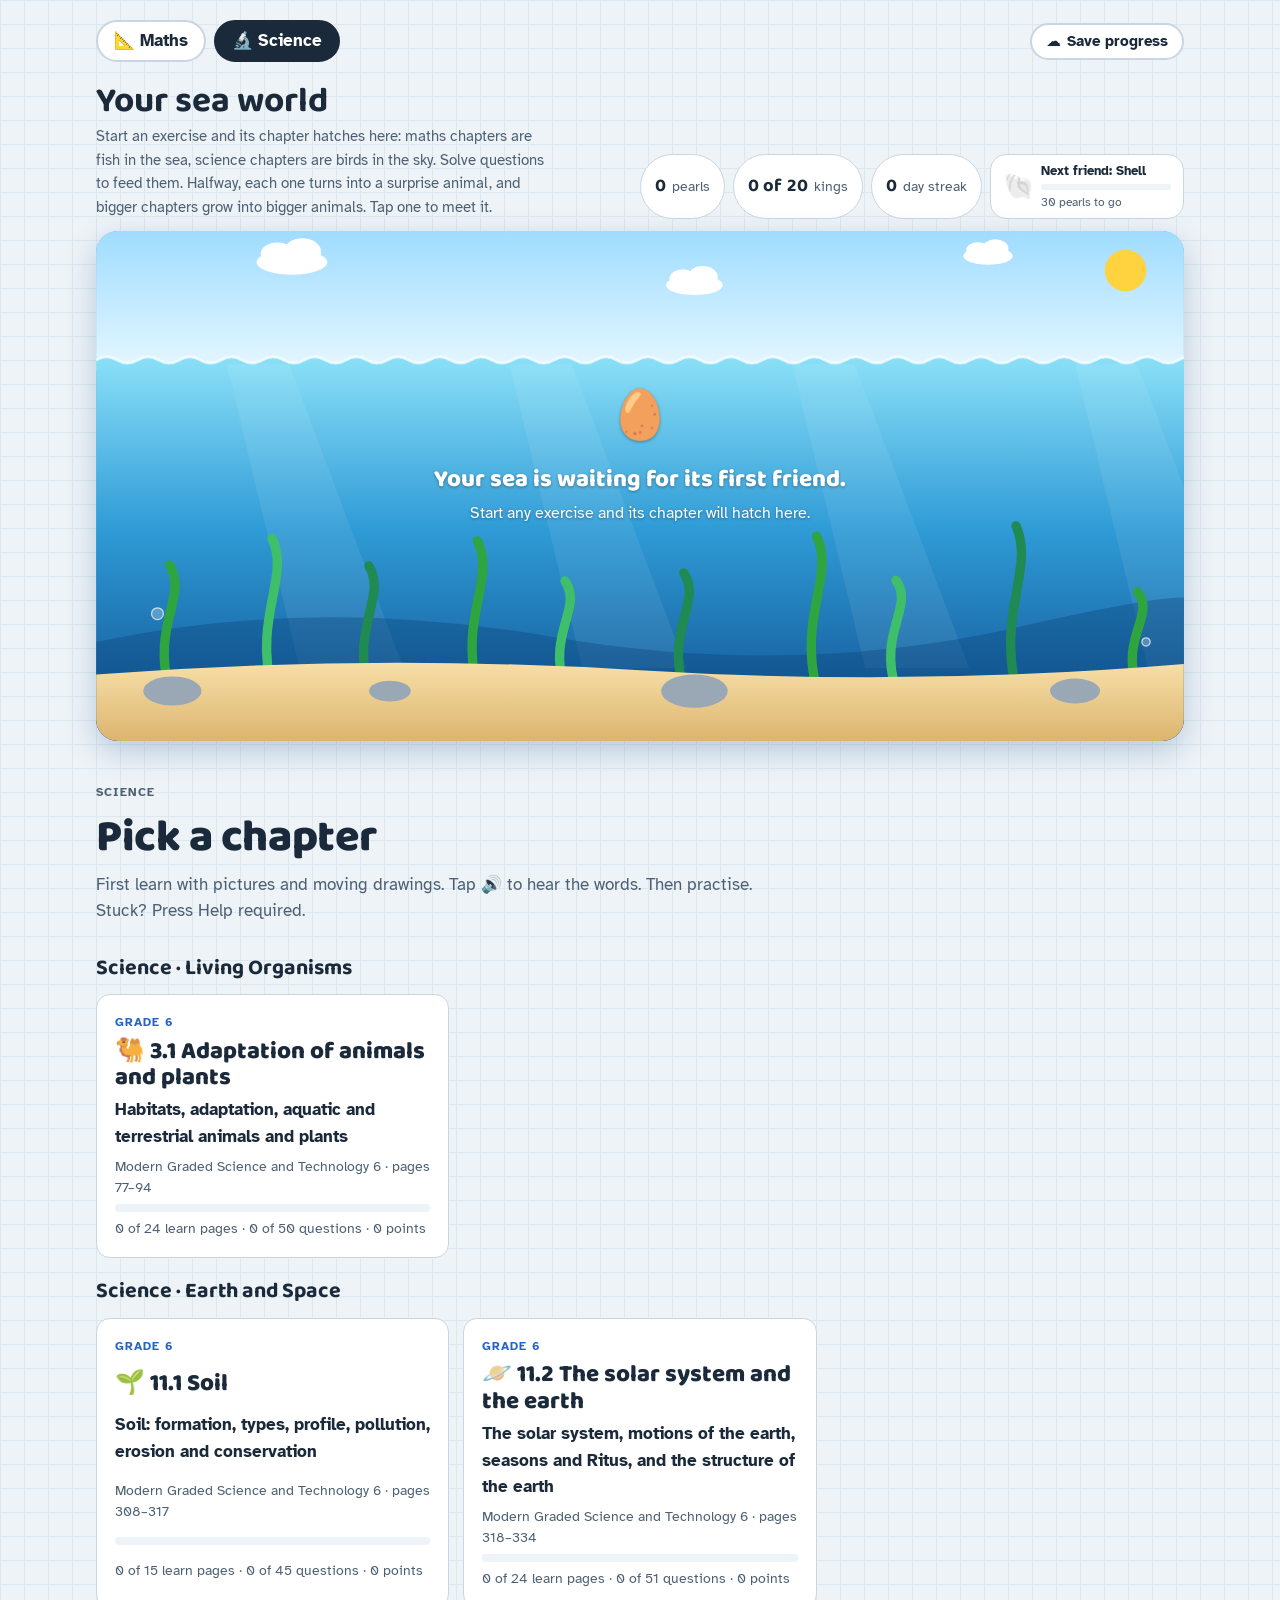
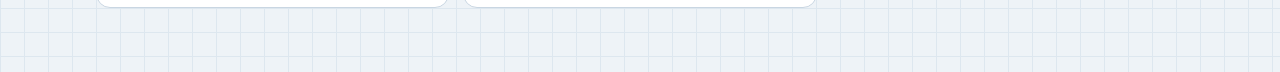
<file: science.html>
<!doctype html>
<html lang="en">
<head>
<meta charset="utf-8">
<meta name="viewport" content="width=device-width, initial-scale=1, viewport-fit=cover">
<title>Angle Quest Science</title>
<link rel="preconnect" href="https://fonts.googleapis.com">
<link rel="stylesheet" href="https://fonts.googleapis.com/css2?family=Baloo+2:wght@600;700;800&family=Atkinson+Hyperlegible:wght@400;700&family=Noto+Sans+Devanagari:wght@500;700&display=swap">
<link rel="stylesheet" href="shared.css">
<link rel="stylesheet" href="aquarium.css">
<link rel="stylesheet" href="cloud/cloud.css">
<style>
/* ---------- page ---------- */
.site-nav { max-width: 1120px; margin: 0 auto; padding: 12px max(16px, env(safe-area-inset-right, 0px)) 0 max(16px, env(safe-area-inset-left, 0px)); display: flex; gap: 8px; }
.site-nav a { text-decoration: none; color: var(--ink); font-weight: 700; padding: 6px 16px; border-radius: 999px; border: 2px solid var(--line); background: var(--card); }
.site-nav a[aria-current="page"] { background: var(--ink); color: var(--card); border-color: var(--ink); }
.site-nav a:hover { border-color: var(--blue); }
.lesson-grid { display: grid; grid-template-columns: repeat(auto-fill, minmax(min(100%, 280px), 1fr)); gap: 14px; }
@media (max-width: 860px) {
  .sec-nav { display: flex; overflow-x: auto; scrollbar-width: thin; }
  .sec-btn { flex: 0 0 auto; grid-template-columns: auto auto !important; }
  .sec-btn .sec-name { display: none; }
}
.refbox { background: var(--card); border: 1px solid var(--line); border-radius: var(--r); padding: 10px 14px; }
.refbox summary { font-weight: 700; cursor: pointer; }
.ref-scroll { overflow-x: auto; margin-top: 8px; max-height: 60vh; overflow-y: auto; }
.ref { border-collapse: collapse; font-size: .85rem; width: 100%; }
.ref th, .ref td { text-align: left; padding: 6px; border-bottom: 1px solid var(--line); vertical-align: top; }
.ne, .word-ne { font-family: "Noto Sans Devanagari", var(--f-body); }
.ne.block { display: block; font-weight: 500; color: var(--ink-soft); }
.topbar-r { display: flex; gap: 10px; align-items: center; flex-wrap: wrap; }
.ne-toggle { border: 2px solid var(--line); background: var(--card); border-radius: 999px; padding: 4px 12px; font-weight: 700; font-size: .85rem; }
.ne-toggle.on { border-color: var(--good); background: var(--good-wash); color: var(--good); }

/* read aloud */
.say { border: 0; background: var(--blue-wash); color: var(--blue); border-radius: 999px; width: 2rem; height: 2rem; font-size: .95rem; vertical-align: middle; flex: 0 0 auto; margin-left: 4px; }
.say:hover { background: var(--blue); }

/* learn pages */
.slide { gap: 16px; }
.slide-title { font-size: clamp(1.5rem, 4vw, 2rem); display: flex; align-items: center; gap: 6px; flex-wrap: wrap; }
.says { list-style: none; margin: 0; padding: 0; display: grid; gap: 8px; }
.says li { display: flex; align-items: flex-start; justify-content: space-between; gap: 8px; font-size: 1.15rem; line-height: 1.5; padding: 8px 12px; border-radius: 12px; background: var(--paper); }
.says li b { color: var(--blue); }
.word-box { display: grid; gap: 8px; }
.word-head { font-size: .8rem; font-weight: 700; letter-spacing: .06em; text-transform: uppercase; color: var(--ink-soft); }
.words { display: flex; flex-wrap: wrap; gap: 8px; }
.word { display: grid; gap: 0; text-align: left; border: 2px solid var(--accent); background: var(--accent-wash); border-radius: 12px; padding: 4px 12px; }
.word-en { font-weight: 700; }
.word-ne { font-size: .9rem; color: var(--ink-soft); }
.word-info { background: var(--blue-wash); border-radius: 10px; padding: 8px 12px; }
.know { border-left: 5px solid var(--good); background: var(--good-wash); border-radius: 10px; padding: 10px 14px; display: grid; gap: 4px; }
.know.try { border-color: var(--blue); background: var(--blue-wash); }
.know-h { font-weight: 800; font-family: var(--f-display); font-size: 1.1rem; }
.slide-dots .qdot { width: 1.9rem; height: 1.9rem; font-size: .8rem; }

/* questions */
.type-hint { color: var(--ink-soft); font-size: .92rem; margin-bottom: 6px; }
.qwrap { display: grid; gap: 4px; }
.sci-choices { flex-direction: column; align-items: stretch; }
.sci-choices .choice { border-radius: 14px; text-align: left; padding: 10px 14px; font-weight: 600; }
.sci-choices.small, .sci-choices.short { flex-direction: row; flex-wrap: wrap; }
.sci-choices.short .choice { min-width: 4rem; text-align: center; padding: 10px 20px; }
.sci-choices.small .choice { padding: 4px 12px; font-size: .9rem; border-radius: 999px; }
.choice.ok { border-color: var(--good) !important; box-shadow: 0 0 0 3px var(--good-wash); }
.choice.bad { border-color: var(--bad) !important; box-shadow: 0 0 0 3px var(--bad-wash); }
.choice[aria-checked="true"].ok { background: var(--good); }
.choice[aria-checked="true"].bad { background: var(--bad); }
.word-row { display: flex; gap: 8px; align-items: center; }
.word-inp { font: inherit; font-size: 1.15rem; padding: 10px 14px; border-radius: 12px; border: 2px solid var(--line); background: var(--card); color: var(--ink); width: min(100%, 360px); }
.word-inp.ok { border-color: var(--good); background: var(--good-wash); }
.word-inp.bad { border-color: var(--bad); background: var(--bad-wash); }
.order-list { list-style: none; margin: 0; padding: 0; display: grid; gap: 6px; }
.order-item { display: grid; grid-template-columns: 2rem 1fr auto; align-items: center; gap: 10px; border: 2px solid var(--line); border-radius: 12px; padding: 6px 8px 6px 10px; background: var(--card); transition: background .2s; }
.order-item.ok { border-color: var(--good); background: var(--good-wash); }
.order-item.bad { border-color: var(--bad); background: var(--bad-wash); }
.order-no { font-family: var(--f-display); font-weight: 800; color: var(--blue); }
.order-btns { display: flex; gap: 4px; }
.mv { width: 2.4rem; height: 2.4rem; border-radius: 10px; border: 2px solid var(--line); background: var(--paper); font-size: .9rem; }
.mv:disabled { opacity: .3; cursor: default; }
.match, .sort { display: grid; gap: 8px; }
.match-row, .sort-row { display: flex; flex-wrap: wrap; gap: 8px 10px; align-items: center; border: 2px solid var(--line); border-radius: 12px; padding: 8px 10px; }
.match-row.ok, .sort-row.ok { border-color: var(--good); background: var(--good-wash); }
.match-row.bad, .sort-row.bad { border-color: var(--bad); background: var(--bad-wash); }
.match-l { font-weight: 700; min-width: 7rem; display: inline-flex; gap: 6px; align-items: center; }
.match-arrow { color: var(--ink-soft); }
.match-sel { font: inherit; padding: 8px 10px; border-radius: 10px; border: 2px solid var(--line); background: var(--card); color: var(--ink); flex: 1 1 220px; min-width: 0; max-width: 100%; }
.sort-t { flex: 1 1 200px; font-weight: 600; }
.why { display: block; font-weight: 400; margin-top: 4px; }

/* ---------- figures ---------- */
.sci-fig { display: grid; justify-items: center; }
.sci-fig.small { justify-items: start; }
.fig-box { display: grid; gap: 10px; justify-items: center; width: 100%; }
.sfig { width: 100%; max-width: 520px; height: auto; display: block; border-radius: 14px; overflow: hidden; background: #eaf6ff; }
.sci-fig.small .sfig { max-width: 300px; }
.fig-ctrl { display: flex; flex-wrap: wrap; gap: 8px; justify-content: center; }
.tool-btn { background: var(--accent); color: var(--accent-ink); border: 0; border-radius: 999px; padding: 8px 18px; font-weight: 800; font-size: 1rem; }
.fig-cap { text-align: center; font-weight: 600; max-width: 52ch; min-height: 3em; }
.sfig .lbl { font: 600 11px var(--f-body); fill: #1b2a3a; }
.sfig .lbl.mid { text-anchor: middle; } .sfig .lbl.end { text-anchor: end; }
.sfig .lbl.strong { font-weight: 800; } .sfig .lbl.big { font-size: 15px; } .sfig .lbl.small { font-size: 9px; }
.sfig .lbl.light { fill: #fff; paint-order: stroke; stroke: rgba(0,0,0,.35); stroke-width: 2px; }
.sfig .emo { text-anchor: start; dominant-baseline: auto; }
.sky { fill: #cdeefd; }
.topsoil { fill: #6b4a2b; transition: fill 1.6s; }
.topsoil.dirty { fill: #3d3a36; }
.acid-soil { fill: #6e5a2a; }
.subsoil { fill: #a0764c; }
.bedrock { fill: #8b8f96; }
.stone { fill: #a7abb2; stroke: #6f747c; }
.grain { fill: #d9b98c; opacity: .8; }
.grass { fill: none; stroke: #3fa34d; stroke-width: 3; stroke-linejoin: round; }
.stem { stroke: #2f8a3c; stroke-width: 3; fill: none; stroke-linecap: round; }
.leaf { fill: #4cbb5a; transition: fill 1.2s; }
.root { stroke: #f3e2c7; stroke-width: 2; fill: none; stroke-linecap: round; }
.worm { fill: none; stroke: #e98aa0; stroke-width: 5; stroke-linecap: round; }
.eye { fill: #1b2a3a; }
.sun-c { fill: #ffd23f; }
.sun-ray { stroke: #ffb300; stroke-width: 3; stroke-linecap: round; }
.lid { fill: #9aa7b4; }
.jar-glass { fill: rgba(255,255,255,.55); }
.jar-edge { fill: none; stroke: #6a7d90; stroke-width: 2.5; }
.jar-water { fill: #8fd3f5; opacity: .35; transition: fill 1s, opacity 1s; }
.jar-water.light { opacity: .5; }
.jar-water.muddy { fill: #8a6a45; opacity: .75; transition: fill .3s, opacity .3s; }
.jar-water.clearing { fill: #b39a76; opacity: .45; transition: fill 4s, opacity 4s; }
.p-gravel { fill: #8d939b; stroke: #5d636b; } .p-coarse { fill: #c79f63; } .p-fine { fill: #e2c48f; } .p-silt { fill: #9c7a55; } .p-clay { fill: #b0603d; opacity: .8; } .p-humus { fill: #3b2a1a; }
.jar-labels { transition: opacity .6s; } .jar-labels.hide { opacity: 0; }
.lead { fill: none; stroke: #4d6073; stroke-width: 1; }
.lay-sand { fill: #e2c48f; } .lay-clay { fill: #9b4f30; } .lay-gravel { fill: #8d939b; } .lay-humus { fill: #2f2115; }
.cup { fill: rgba(255,255,255,.7); stroke: #6a7d90; stroke-width: 2; }
.cup-water { fill: #4aa8ff; } .cup-mud { fill: #8a6a45; }
.drip { stroke: #4aa8ff; stroke-width: 3; stroke-linecap: round; stroke-dasharray: 4 8; opacity: 0; }
.pouring .drip { opacity: 1; animation: drip .5s linear infinite; }
.panel-bg { fill: #eaf6ff; stroke: #b9d7ea; } .panel-ground { fill: #b98d5d; }
.panel { transition: opacity .4s; } .panel.dim { opacity: .3; } .panel.on .panel-bg { stroke: #f2b31b; stroke-width: 3; }
.rock { fill: #9aa1aa; stroke: #646b74; stroke-width: 1.5; stroke-linejoin: round; }
.crack { fill: none; stroke: #2b2f35; stroke-width: 2; stroke-linecap: round; }
.soil-heap { fill: #6b4a2b; }
.arrow { fill: none; stroke: #4d6073; stroke-width: 2; stroke-linecap: round; stroke-linejoin: round; }
.drop { stroke: #4aa8ff; stroke-width: 2; stroke-linecap: round; }
.acid-rain .drop { stroke: #b5c934; }
.wind-l { fill: none; stroke: #7fa3bd; stroke-width: 2; stroke-linecap: round; }
.trunk { fill: #7a5230; } .crown { fill: #3fa34d; }
.humus-band { fill: #2a1b10; transition: height 1.5s; }
.plant-s { transform-box: fill-box; transform-origin: 50% 100%; transition: transform 1.5s; } .plant-s.big { transform: scale(1.5); }
.pipe-flow { fill: none; stroke: #5b5f2a; stroke-width: 5; stroke-dasharray: 6 6; opacity: 0; transition: opacity .6s; }
.is-dirty .pipe-flow { opacity: 1; animation: flow 1s linear infinite; }
.plant-w { transform-box: fill-box; transform-origin: 50% 100%; transition: transform 1.4s; }
.plant-w.sick { transform: rotate(-14deg) scaleY(.85); }
.plant-w.sick .leaf { fill: #b59a3c; }
.spray { opacity: 0; transition: opacity .8s; } .is-dirty .spray { opacity: 1; }
.spray-c { fill: #b5c934; opacity: .35; }
.cloud ellipse { fill: #fff; } .acid-rain + .plant-w .leaf { fill: #b59a3c; }
.puff { fill: #9aa1aa; opacity: .7; }
.water-pool { fill: #6fc3ef; }
.deposit { fill: #a0764c; transition: d 1s; }
.rain-fall .drop { opacity: 0; } .rain-fall.on .drop, .pouring .rain-fall .drop { opacity: 1; animation: fall .6s linear infinite; }
.tray { fill: #7a5230; } .tray-soil { stroke: #6b4a2b; stroke-width: 8; } .tray-grass { stroke: #3fa34d; stroke-width: 8; }
.leg { stroke: #7a5230; stroke-width: 4; }
.drop-c { fill: #4aa8ff; } .drop-c.mud { fill: #8a6a45; }
.furrow { fill: none; stroke: #4a321c; stroke-width: 3; }
.pr-humus { fill: #22160c; } .pr-topsoil { fill: #4a3220; } .pr-subsoil { fill: #8a6040; } .pr-weathered { fill: #8e7f72; } .pr-bedrock { fill: #6e7279; }
.pebble { fill: #c9b9a4; } .chunk { fill: #b5aca3; stroke: #6e6660; } .block { fill: #9aa0a8; stroke: #555b63; stroke-width: 1.5; }
.bracket { fill: none; stroke: #4d6073; stroke-width: 1.5; }
.num-c { fill: #ffd23f; stroke: #b88a00; }
.layer { cursor: pointer; transition: opacity .3s; } .layer.dim { opacity: .35; } .layer:focus { outline: none; } .layer:focus-visible rect:first-child { stroke: #2563c9; stroke-width: 3; }
.rot-a { animation: rotA 6s steps(1) infinite; } .rot-b { animation: rotB 6s steps(1) infinite; }
.fig-cards { display: grid; grid-template-columns: repeat(auto-fill, minmax(min(100%, 150px), 1fr)); gap: 10px; width: 100%; }
.fig-cards.three { grid-template-columns: repeat(auto-fit, minmax(min(100%, 150px), 1fr)); font-size: .92rem; }
.fig-cards.three p { background: var(--paper); border-radius: 10px; padding: 8px 10px; }
.fig-cards.small { grid-template-columns: repeat(auto-fill, minmax(110px, 1fr)); max-width: 420px; }
.card-pic { display: grid; gap: 4px; justify-items: center; text-align: center; background: var(--paper); border: 2px solid var(--line); border-radius: 14px; padding: 10px; animation: rise .4s ease-out both; animation-delay: var(--d, 0s); }
.card-pic:hover { border-color: var(--blue); }
.card-pic .sfig { border-radius: 8px; }
.card-emo { font-size: 2.2rem; line-height: 1.1; display: inline-block; animation: bob 2.4s ease-in-out infinite; }
.card-t { font-size: .85rem; color: var(--ink-soft); }
.flows { display: grid; gap: 10px; width: 100%; }
.flow-row { display: flex; flex-wrap: wrap; align-items: center; gap: 6px; background: var(--paper); border-radius: 14px; padding: 8px 10px; }
.flow-step { display: inline-grid; justify-items: center; text-align: center; font-size: .85rem; font-weight: 600; min-width: 70px; max-width: 120px; }
.flow-arr { color: var(--blue); font-size: 1.3rem; animation: nudge 1.2s ease-in-out infinite; }
.method-view { display: grid; gap: 8px; justify-items: center; width: 100%; }
.method-view .sfig { max-width: 420px; }
.tabs { justify-content: center; }
.tabs .choice { padding: 4px 12px; font-size: .9rem; }
.mind { display: grid; grid-template-columns: repeat(auto-fill, minmax(min(100%, 200px), 1fr)); gap: 10px; width: 100%; }
.mind-c { grid-column: 1 / -1; justify-self: center; background: var(--accent); color: var(--accent-ink); font: 800 1.6rem var(--f-display); border-radius: 999px; padding: 4px 30px; }
.mind-i { display: grid; gap: 2px; background: var(--blue-wash); border-radius: 12px; padding: 10px 12px; animation: rise .5s ease-out both; animation-delay: var(--d, 0s); }
.mind-i b { color: var(--blue); font-family: var(--f-display); font-size: 1.1rem; }
.scenes { display: grid; grid-template-columns: repeat(auto-fit, minmax(120px, 1fr)); gap: 10px; width: 100%; }
.scene { position: relative; display: grid; justify-items: center; align-content: center; gap: 2px; min-height: 130px; border-radius: 14px; padding: 10px; text-align: center; }
.s-factory { background: linear-gradient(#cfd8e3, #9aa7b4); } .s-planting { background: linear-gradient(#cdeefd, #8fd08f); } .s-garbage { background: linear-gradient(#e6e0d0, #a69b80); } .s-eroded { background: linear-gradient(#cdeefd, #c46d3b); }
.scene-l { position: absolute; top: 6px; left: 8px; width: 26px; height: 26px; border-radius: 50%; background: #fff; color: #1b2a3a; font: 800 1rem/26px var(--f-display); }
.scene-big { font-size: 2.6rem; animation: bob 3s ease-in-out infinite; } .scene-sm { font-size: 1.3rem; } .scene-t { font-size: .8rem; font-weight: 700; color: #1b2a3a; }

/* motion */
.spin { animation: spin 18s linear infinite; transform-box: fill-box; transform-origin: center; }
.pulse { animation: pulse 2s ease-in-out infinite; transform-box: fill-box; transform-origin: center; }
.grow { animation: grow 2.4s ease-out both; transform-box: fill-box; transform-origin: 50% 100%; }
.worm-move { animation: crawl 9s ease-in-out infinite alternate; }
.rain .drop, .acid-rain .drop { animation: fall .8s linear infinite; }
.drop.d1 { animation-delay: -.2s; } .drop.d2 { animation-delay: -.4s; } .drop.d3 { animation-delay: -.6s; }
.wind-l { stroke-dasharray: 10 6; animation: flow 1.2s linear infinite; }
.draw { stroke-dasharray: 200; stroke-dashoffset: 200; animation: draw 2.4s ease-out forwards; } .draw.slow { animation-duration: 4s; }
.puff { animation: rise-gas 3s ease-in infinite; } .puff.p1 { animation-delay: -.8s; } .puff.p2 { animation-delay: -1.6s; } .puff.p3 { animation-delay: -2.3s; }
.sway { animation: sway 2.6s ease-in-out infinite alternate; transform-box: fill-box; transform-origin: 50% 100%; }
.plough { animation: plough 6s linear infinite; }
@keyframes spin { to { transform: rotate(360deg); } }
@keyframes pulse { 50% { transform: scale(1.18); } }
@keyframes grow { from { transform: scaleY(.1); } to { transform: none; } }
@keyframes crawl { from { transform: translateX(-60px); } to { transform: translateX(60px); } }
@keyframes fall { from { transform: translateY(-6px); opacity: 1; } to { transform: translateY(22px); opacity: 0; } }
@keyframes flow { to { stroke-dashoffset: -24; } }
@keyframes drip { to { stroke-dashoffset: -12; } }
@keyframes draw { to { stroke-dashoffset: 0; } }
@keyframes rise-gas { from { transform: translateY(0) scale(.6); opacity: .8; } to { transform: translateY(-90px) translateX(30px) scale(1.8); opacity: 0; } }
@keyframes sway { from { transform: rotate(-6deg); } to { transform: rotate(6deg); } }
@keyframes bob { 50% { transform: translateY(-4px); } }
@keyframes nudge { 50% { transform: translateX(3px); } }
@keyframes plough { from { transform: translateX(-30px); } to { transform: translateX(240px); } }
@keyframes rotA { 0% { opacity: 1; } 50% { opacity: 0; } }
@keyframes rotB { 0% { opacity: 0; } 50% { opacity: 1; } }
@media (prefers-reduced-motion: reduce) {
  .spin, .pulse, .grow, .worm-move, .rain .drop, .acid-rain .drop, .wind-l, .draw, .puff, .sway, .plough, .card-emo, .flow-arr, .scene-big, .card-pic, .mind-i, .pouring .drip, .rain-fall.on .drop { animation: none !important; }
  .draw { stroke-dashoffset: 0; }
}
/* Space pictures (figures-space.js) */
.sfig.space { background: #0b1734; }
.sfig.space.mini { background: #13224a; border-radius: 10px; }
.star { fill: #fff; opacity: .8; }
.star.s1 { animation: twinkle 3s ease-in-out infinite; } .star.s2 { animation: twinkle 4.5s ease-in-out infinite -2s; }
.orbit { fill: none; stroke: rgba(255,255,255,.22); stroke-width: 1; }
.orbit.bright { stroke: rgba(255,255,255,.45); stroke-width: 1.5; }
.orbit.dashed { stroke-dasharray: 6 5; }
.moon-orbit { stroke-dasharray: 3 3; }
.sun-body { fill: #ffc93c; } .sun-glow { opacity: 1; }
.ring { fill: none; stroke: #cdb27a; stroke-width: 3; opacity: .9; }
.rock-dot { fill: #a89f94; }
.belt.hot .rock-dot { fill: #ffd27a; }
.dim-some .orbit { stroke: rgba(255,255,255,.14); }
.pl-hit { cursor: pointer; outline: none; } .pl-hit .hit { fill: transparent; }
.pl-hit.sel .hit, .pl-hit:focus-visible .hit { stroke: #ffd23f; stroke-width: 2; }
.sfig .lbl.inner { fill: #8fd3ff; } .sfig .lbl.outer { fill: #ffb27a; } .sfig .lbl.beltc { fill: #ffd27a; }
.axis { stroke: #fff; stroke-width: 2; stroke-dasharray: 5 3; }
.eq-line { stroke: #ffd23f; stroke-width: 1.4; opacity: .8; }
.equator { fill: none; stroke: #ffd23f; stroke-width: 1.6; opacity: .8; }
.upright { stroke: rgba(255,255,255,.55); stroke-width: 1.5; stroke-dasharray: 3 4; }
.tilt-arc { fill: none; stroke: #ffd23f; stroke-width: 2; }
.spin-arrow { fill: none; stroke: #ffd23f; stroke-width: 2; stroke-linecap: round; }
.ray-line { stroke: #ffd23f; stroke-width: 2; stroke-dasharray: 10 8; opacity: .7; animation: flow 1s linear infinite; }
.night { fill: #061028; opacity: .72; }
.home-dot { fill: #ff5a5f; stroke: #fff; stroke-width: 2; }
.season-e { cursor: pointer; outline: none; }
.season-e .sel-ring { fill: none; stroke: transparent; stroke-width: 3; }
.season-e.sel .sel-ring, .season-e:focus-visible .sel-ring { stroke: #ffd23f; }
.wheel { background: #fffaf0; }
.wseg { stroke: #fff; stroke-width: 2; cursor: pointer; outline: none; transition: filter .2s; }
.wseg:hover { filter: brightness(1.06); }
.wseg.sel, .wseg:focus-visible { stroke: #1b2a3a; stroke-width: 3; }
.nop { pointer-events: none; }
.wheel-mid { fill: #fff; stroke: #e6d9bf; stroke-width: 2; }
.tick { stroke: #c9b9a0; stroke-width: 1.5; }
.mountain { fill: #8a9a5b; }
.sea-w { fill: #2f8fd6; }
.wave-l { fill: none; stroke: #bfe6ff; stroke-width: 2; }
.drift { animation: nudge 5s ease-in-out infinite; }
.egg-shell { fill: #f3e2c7; stroke: #c9a46a; stroke-width: 3; }
.egg-white { fill: #fffdf6; }
.egg-yolk { fill: #ffb21f; }
.egg-whole { fill: #f6e6cc; stroke: #c9a46a; stroke-width: 3; }
.egg-cap { transition: transform 1.2s ease-in, opacity 1.2s; }
.egg-cap.off { transform: translate(0, -240px) rotate(-25deg); opacity: 0; }
.crust { fill: #7a5232; } .mantle { fill: #d9532b; } .core-o { fill: #f5a623; } .core-i { fill: #fff2a8; }
.lay { cursor: pointer; outline: none; stroke: rgba(0,0,0,.25); stroke-width: 1; }
.lay.crust { fill: #8a5a32; } .lay.mantle { fill: #d9532b; } .lay.core-o { fill: #f5a623; } .lay.core-i { fill: #fff2a8; }
.lay.sel, .lay:focus-visible { stroke: #fff; stroke-width: 3; }
.lead.light { stroke: rgba(255,255,255,.7); }
.lead.dashed { stroke-dasharray: 4 3; }
.comet-head { fill: #e8fbff; filter: drop-shadow(0 0 4px #9fe7ff); }
.comet-tail { fill: #bfefff; } .comet-tail2 { fill: none; stroke: #ffe59a; stroke-width: 3; stroke-linecap: round; }
.air-band { fill: #4aa8ff; opacity: .28; }
.m-trail { stroke: rgba(255,210,120,.5); stroke-width: 3; stroke-dasharray: 6 6; fill: none; transition: opacity .4s; }
.m-trail.faint { opacity: .2; }
.m-glow { fill: transparent; } .m-rock.hot .m-glow { fill: #ff9a3d; opacity: .85; filter: drop-shadow(0 0 6px #ffcf5a); }
.m-stone { fill: #6b6158; }
.ash { opacity: 0; transition: opacity .5s; } .ash.show { opacity: 1; }
.crater.boom { animation: pulse .3s ease-in-out 3; transform-box: fill-box; transform-origin: center; }
.planet-cards { display: grid; grid-template-columns: repeat(auto-fill, minmax(min(100%, 230px), 1fr)); gap: 10px; width: 100%; }
.planet-cards.small { grid-template-columns: repeat(auto-fill, minmax(min(100%, 190px), 1fr)); max-width: 440px; }
.planet-card { display: grid; grid-template-columns: 90px 1fr; gap: 10px; align-items: center; text-align: left; background: var(--paper); border: 2px solid var(--line); border-radius: 14px; padding: 8px 10px; animation: rise .4s ease-out both; animation-delay: var(--d, 0s); color: inherit; }
.planet-card:hover { border-color: var(--blue); }
.pc-text { display: grid; gap: 1px; font-size: .9rem; }
.pc-name { font-size: 1.05rem; } .pc-note { color: var(--ink-soft); font-size: .84rem; margin-top: 3px; }
@keyframes twinkle { 50% { opacity: .25; } }
@media (prefers-reduced-motion: reduce) { .star, .ray-line, .drift, .planet-card, .egg-cap, .crater.boom { animation: none !important; transition: none !important; } }
/* Living organisms pictures (figures-life.js) */
.lf-grass { fill: #8fd08f; }
.lf-sky2 { fill: #bfe6ff; }
.lf-hotsky { fill: #ffe7b8; }
.lf-coldsky { fill: #dfeefa; }
.lf-cl { fill: #fff; opacity: .95; }
.lf-water { fill: #4f9fe0; }
.lf-wave { fill: none; stroke: #d7f0ff; stroke-width: 2; }
.lf-bubble { fill: none; stroke: #e6f6ff; stroke-width: 1.2; animation: lf-bubble 3.5s linear infinite; }
.lf-stem { fill: none; stroke: #2f8a3c; stroke-width: 2.5; stroke-linecap: round; }
.lf-tiny { fill: none; stroke: #4cbf5a; stroke-width: 2; stroke-linecap: round; }
.lf-pad { fill: #3fa34d; stroke: #2f7a3a; }
.lf-root { stroke-width: 2.5; }
.lf-mtn { fill: #9fb3c8; }
.lf-cap { fill: #fff; }
.lf-snowg { fill: #f6fbff; }
.lf-flake { fill: #fff; stroke: #c6d8e8; stroke-width: .4; animation: lf-snow 5s linear infinite; }
.lf-flake.big { animation: none; }
.lf-trunk { fill: #8a5a33; }
.lf-branch { fill: none; stroke: #8a5a33; stroke-width: 6; stroke-linecap: round; }
.lf-leaves { fill: #3fa34d; }
.lf-tail { stroke: #7a4a22; stroke-width: 3; stroke-linecap: round; }
.lf-wall { fill: #d98c5f; }
.lf-brick { stroke: #f4d2bd; stroke-width: 1.5; fill: none; }
.lf-mound { fill: #8a6040; }
.lf-tunnel { fill: none; stroke: #a07850; stroke-width: 16; stroke-linecap: round; }
.lf-hole { fill: #a07850; }
.lf-sand { fill: #f1c98a; } .lf-sand2 { fill: #e7b56d; }
.lf-heat { stroke: #f0a040; stroke-width: 2; fill: none; }
.lf-speed { stroke: #fff; stroke-width: 2; }
.lf-rock { fill: #8b8f96; }
.lf-pole { fill: #8a5a33; }
.lf-vine { fill: none; stroke: #2f8a3c; stroke-width: 3; stroke-linecap: round; stroke-dasharray: 400; }
.lf-tendril { fill: none; stroke: #5cc06a; stroke-width: 1.5; }
.lf-pot { fill: #c46d3b; }
.lf-aloe { fill: #6aa86f; stroke: #3f7a44; stroke-width: 1; }
.lf-leafy { fill: #3fa34d; stroke: #2f7a3a; stroke-width: 1; }
.lf-bag { fill: rgba(255,255,255,.35); stroke: #9fb3c8; stroke-width: 1.5; }
.lf-tie { stroke: #c0392b; stroke-width: 3; }
.lf-drop { transition: opacity .5s; }
.lf-pine { fill: #2f7a3a; }
.lf-pile { fill: #fff; stroke: #c6d8e8; stroke-width: 2; }
.lf-snowcap { fill: #fff; stroke: #c6d8e8; transform-box: fill-box; transform-origin: 50% 100%; }
.lf-bend { transform-box: view-box; transform-origin: 276px 132px; transition: transform 1s ease-in; }
.lf-bend.bent { transform: rotate(16deg); }
.lf-crack { fill: none; stroke: #1b2a3a; stroke-width: 1.5; }
.sfig .lbl.lf-tag { font-size: 10px; fill: #1b2a3a; paint-order: stroke; stroke: rgba(255,255,255,.85); stroke-width: 3px; }
.sfig .lbl.lf-tag.big { font-size: 12px; font-weight: 800; }
.sfig .lbl.lf-tag.light { fill: #fff; stroke: rgba(0,0,0,.45); }
.sfig .lbl.lf-tagbg { paint-order: stroke; stroke: rgba(255,255,255,.9); stroke-width: 3px; }
/* fish */
.lf-fishfig { background: #bfe3fb; }
.lf-fishb { fill: #9fb8cc; stroke: #4d6073; stroke-width: 1.5; }
.lf-fin { fill: #7f9db6; stroke: #4d6073; stroke-width: 1; }
.lf-scale { fill: none; stroke: #6b8399; stroke-width: 1; }
.lf-gill { fill: none; stroke: #c0392b; stroke-width: 2.2; stroke-linecap: round; }
.lf-eye { fill: #fff; stroke: #4d6073; }
.lf-lead { stroke: #1b2a3a; stroke-width: 1; }
.lf-flowline { fill: none; stroke: #fff; stroke-width: 2; stroke-dasharray: 8 8; opacity: .7; }
.swimming .lf-flowline { animation: flow .6s linear infinite reverse; opacity: 1; }
.swimming .lf-fishbody { animation: lf-wiggle .5s ease-in-out infinite alternate; transform-box: fill-box; transform-origin: 30% 50%; }
.lf-fishfig .hl { fill: #ffd23f; stroke: #b88a00; } .lf-gill.hl { fill: none; stroke: #e67e22; stroke-width: 4; }
/* parts */
.lf-anatomy { display: grid; grid-template-columns: minmax(110px, 160px) 1fr; gap: 12px; align-items: center; width: 100%; }
.lf-anatomy.small { grid-template-columns: 80px 1fr; max-width: 420px; }
@media (max-width: 520px) { .lf-anatomy { grid-template-columns: 1fr; } }
.lf-hero { display: grid; justify-items: center; background: var(--blue-wash); border-radius: 16px; padding: 10px; }
.lf-hero-e { font-size: 4.2rem; line-height: 1.1; animation: bob 2.6s ease-in-out infinite; }
.lf-anatomy.small .lf-hero-e { font-size: 2.6rem; }
.lf-parts { display: grid; grid-template-columns: repeat(auto-fill, minmax(min(100%, 200px), 1fr)); gap: 8px; }
.lf-part { display: grid; grid-template-columns: 2.2rem 1fr; gap: 8px; align-items: center; text-align: left; background: var(--paper); border: 2px solid var(--line); border-radius: 12px; padding: 8px 10px; color: var(--ink); animation: rise .4s ease-out both; animation-delay: var(--d, 0s); }
.lf-part:hover { border-color: var(--blue); }
.lf-part > span:last-child { display: grid; }
.lf-part-e { font-size: 1.6rem; }
.lf-parts.small .lf-part { padding: 4px 8px; font-size: .85rem; }
/* lettered pictures */
.lf-bg-pond { background: linear-gradient(#cdeefd, #4f9fe0); } .lf-bg-snow { background: linear-gradient(#dfeefa, #ffffff); }
.lf-bg-sand { background: linear-gradient(#ffe7b8, #e7b56d); } .lf-bg-field { background: linear-gradient(#cdeefd, #8fd08f); }
.lf-bg-skyb { background: linear-gradient(#9fd4ff, #e6f4ff); } .lf-bg-forest { background: linear-gradient(#cdeefd, #3fa34d); }
.lf-bg-soil { background: linear-gradient(#8fd08f 30%, #8a6040 30%); }
/* motion */
.lf-swim { animation: lf-across 9s linear infinite; }
.lf-run { animation: lf-across 4.5s linear infinite; }
.lf-walk { animation: lf-across 16s linear infinite; }
.lf-fly { animation: lf-flyk 10s linear infinite; }
.lf-pace { animation: lf-pace 4s ease-in-out infinite alternate; }
.lf-bob { animation: bob 2.6s ease-in-out infinite; }
.lf-hop { animation: lf-hop 3s ease-in-out infinite; }
.lf-jump { animation: lf-jump 3.5s ease-in-out infinite; }
.lf-climb { animation: lf-climb 5s ease-in-out infinite alternate; }
.lf-swing { animation: lf-swing 2.4s ease-in-out infinite alternate; transform-box: view-box; transform-origin: 200px 98px; }
.lf-cloud { animation: lf-drift 24s ease-in-out infinite alternate; }
@keyframes lf-across { from { transform: translateX(0); } to { transform: translateX(-480px); } }
@keyframes lf-flyk { 0% { transform: translate(0, 0); } 25% { transform: translate(-120px, -12px); } 50% { transform: translate(-240px, 4px); } 75% { transform: translate(-360px, -10px); } 100% { transform: translate(-480px, 0); } }
@keyframes lf-pace { from { transform: translateX(0); } to { transform: translateX(-40px); } }
@keyframes lf-hop { 0%, 60%, 100% { transform: translate(0, 0); } 75% { transform: translate(-8px, -22px); } }
@keyframes lf-jump { 0%, 55%, 100% { transform: translate(0, 40px); opacity: 0; } 65% { opacity: 1; } 78% { transform: translate(-40px, -30px); opacity: 1; } 92% { transform: translate(-80px, 30px); opacity: 1; } }
@keyframes lf-climb { from { transform: translateY(0); } to { transform: translateY(-50px); } }
@keyframes lf-swing { from { transform: rotate(-14deg); } to { transform: rotate(14deg); } }
@keyframes lf-drift { from { transform: translateX(-20px); } to { transform: translateX(30px); } }
@keyframes lf-snow { from { transform: translateY(0); } to { transform: translateY(240px); } }
@keyframes lf-bubble { from { transform: translateY(0); opacity: .9; } to { transform: translateY(-110px); opacity: 0; } }
@keyframes lf-wiggle { from { transform: rotate(-2deg); } to { transform: rotate(2deg); } }
@media (prefers-reduced-motion: reduce) {
  .lf-swim, .lf-run, .lf-walk, .lf-fly, .lf-pace, .lf-bob, .lf-hop, .lf-jump, .lf-climb, .lf-swing, .lf-cloud, .lf-flake, .lf-bubble, .lf-hero-e, .lf-part, .swimming .lf-flowline, .swimming .lf-fishbody { animation: none !important; }
  .lf-flake { display: none; }
}
</style>
</head>
<body>
<nav class="site-nav" aria-label="Subjects"><a href="index.html">📐 Maths</a><a href="science.html" aria-current="page">🔬 Science</a></nav>
<div id="app"></div>
<!-- Optional cloud save for parents (off until cloud/firebase-config.js has a config) -->
<script src="cloud/firebase-config.js"></script>
<script src="cloud/sync.js"></script>
<script src="shared.js"></script>
<script src="science.js"></script>
<script src="science/figures-life.js"></script>
<script src="science/adaptation-g6-3-1.js"></script>
<script src="science/figures-earth.js"></script>
<script src="science/soil-g6-11-1.js"></script>
<script src="science/figures-space.js"></script>
<script src="science/space-g6-11-2.js"></script>
<script src="aquarium.js"></script>
<script>Science.start(document.getElementById("app"));</script>
</body>
</html>
</file>
<file: aquarium.css>
/* Fish sea (aquarium.js): used on the maths and science pages. */
/* ---------- fish sea ---------- */
.sea-wrap { margin: 0 0 30px; }
.sea-head { display: flex; flex-wrap: wrap; align-items: flex-end; justify-content: space-between; gap: 12px 20px; margin-bottom: 12px; }
.sea-head h2 { font-size: clamp(1.6rem, 4vw, 2.2rem); }
.sea-sub { margin: 4px 0 0; color: var(--ink-soft); max-width: 46ch; font-size: .95rem; }
.sea-chips { display: flex; flex-wrap: wrap; gap: 8px; }
.sea-chip { display: inline-flex; align-items: center; gap: 6px; background: var(--card); border: 1px solid var(--line); border-radius: 999px; padding: 6px 14px; font-size: .9rem; color: var(--ink-soft); }
.sea-chip b { font-family: var(--f-display); font-size: 1.15rem; color: var(--ink); font-variant-numeric: tabular-nums; }
.sea-chip.hot b { color: #e8590c; }
.sea-chip.next { border-radius: 16px; padding: 6px 12px; }
.sea-next-e { font-size: 1.6rem; filter: grayscale(1); opacity: .55; }
.sea-next-t { display: grid; gap: 3px; color: var(--ink); font-weight: 700; font-size: .82rem; }
.sea-mini { display: block; width: 130px; height: 6px; border-radius: 9px; background: var(--paper); overflow: hidden; }
.sea-mini > span { display: block; height: 100%; background: linear-gradient(90deg, #2f9bd6, #20c4b0); }
.sea-mini-t { font-weight: 400; color: var(--ink-soft); font-size: .78rem; }
.sea-toast { background: #fff7d6; color: #4a3500; border: 2px solid #f2b31b; border-radius: var(--r); padding: 8px 14px; margin-bottom: 12px; font-weight: 700; animation: seaPop .5s ease-out; }
.sea-toast p { margin: 2px 0; }
.sea-box { position: relative; height: clamp(420px, 50vw, 510px); border-radius: 22px; overflow: hidden; box-shadow: 0 10px 30px rgba(14, 76, 140, .25), inset 0 0 0 3px rgba(255, 255, 255, .35); background: #2f9bd6; }
.sea { display: block; width: 100%; height: 100%; }
.sea-fish, .sea-tag { cursor: pointer; }
.sea-tag text { font: 800 13px var(--f-display); }
.sea-friend { pointer-events: none; }
.sea-ray { opacity: .07; animation: seaRay 7s ease-in-out infinite alternate; }
.sea-ray.r1 { animation-delay: -2s; } .sea-ray.r2 { animation-delay: -4s; } .sea-ray.r3 { animation-delay: -6s; }
.sea-weed { transform-box: fill-box; transform-origin: 50% 100%; animation: seaSway 4s ease-in-out infinite alternate; }
.sea-weed.w1 { animation-duration: 5s; animation-delay: -1s; } .sea-weed.w2 { animation-duration: 3.4s; animation-delay: -2s; }
.sea-card { position: absolute; left: 12px; bottom: 12px; width: min(330px, calc(100% - 24px)); background: var(--card); color: var(--ink); border-radius: 18px; padding: 14px 16px 16px; box-shadow: 0 10px 30px rgba(0, 0, 0, .3); animation: seaPop .25s ease-out; }
.sea-card[hidden] { display: none; }
.sea-x { position: absolute; top: 6px; right: 8px; border: 0; background: none; font-size: 1.6rem; line-height: 1; color: var(--ink-soft); padding: 4px 8px; cursor: pointer; }
.sea-card-top { display: flex; align-items: center; gap: 10px; }
.sea-card-name { margin: 0; font: 800 1.3rem/1.1 var(--f-display); }
.sea-card-ch { margin: 0; color: var(--ink-soft); font-size: .85rem; }
.sea-stage { margin: 10px 0 4px; font-weight: 700; color: var(--blue); }
.sea-meter { display: block; height: 10px; border-radius: 9px; background: var(--paper); overflow: hidden; }
.sea-meter > span { display: block; height: 100%; border-radius: 9px; }
.sea-card-st { margin: 6px 0 2px; font-size: .85rem; color: var(--ink-soft); }
.sea-card-say { margin: 6px 0 12px; font-style: italic; }
.sea-dot { display: inline-grid; place-items: center; min-width: 24px; height: 24px; padding: 0 4px; border-radius: 99px; background: var(--fc, var(--blue)); color: #fff; font: 800 .8rem var(--f-display); text-shadow: 0 1px 1px rgba(0,0,0,.25); }
.sea-dot.big { min-width: 40px; height: 40px; font-size: 1.15rem; }
.sea-list { display: flex; flex-wrap: wrap; gap: 6px; margin-top: 12px; }
.sea-pill { display: inline-flex; align-items: center; gap: 6px; border: 1px solid var(--line); background: var(--card); color: var(--ink); border-radius: 999px; padding: 3px 12px 3px 3px; font-size: .82rem; cursor: pointer; }
.sea-pill:hover { border-color: var(--fc); }
.sea-pill .sea-dot { background: var(--fc); }
.sea-empty { position: absolute; inset: 0 0 70px; display: grid; place-content: center; text-align: center; color: #fff; padding: 16px; text-shadow: 0 1px 3px rgba(0, 0, 0, .35); pointer-events: none; }
.sea-empty p { margin: 2px 0; font: 800 clamp(1.1rem, 3vw, 1.5rem) var(--f-display); }
.sea-empty .sea-empty-s { font: 400 1rem var(--f-body); }
.sea-empty .sea-empty-e { font-size: 3rem; animation: seaSway 1.6s ease-in-out infinite alternate; }
.sea-fb { display: block; margin-top: 4px; font-weight: 400; }
@keyframes seaSway { from { transform: rotate(-6deg); } to { transform: rotate(6deg); } }
@keyframes seaRay { from { opacity: .03; } to { opacity: .12; } }
@keyframes seaPop { from { transform: scale(.92); opacity: 0; } to { transform: none; opacity: 1; } }
@media (prefers-reduced-motion: reduce) { .sea-weed, .sea-ray, .sea-toast, .sea-card { animation: none; } }

.sea-card a.btn { display: inline-block; text-decoration: none; }
.sea-cloud { animation: seaCloud 26s ease-in-out infinite alternate; }
.sea-cloud.c1 { animation-duration: 34s; animation-delay: -8s; } .sea-cloud.c2 { animation-duration: 30s; animation-delay: -15s; }
@keyframes seaCloud { from { transform: translateX(-40px); } to { transform: translateX(40px); } }
@media (prefers-reduced-motion: reduce) { .sea-cloud { animation: none; } }
/* Species reveal and extras */
.sea-card-tier { margin: 2px 0 4px; font-size: .92rem; color: var(--ink-soft, #4a5b6c); }
.sea-spark { transform-box: fill-box; transform-origin: center; animation: seaSpark 1.2s ease-out both; }
@keyframes seaSpark { from { transform: translate(0, 0) scale(.3) rotate(0deg); opacity: 1; } to { transform: translate(var(--dx), var(--dy)) scale(1.2) rotate(140deg); opacity: 0; } }
.sea-spout { animation: seaSpout 3.4s ease-in-out infinite; transform-box: fill-box; transform-origin: 50% 100%; }
@keyframes seaSpout { 0%, 55%, 100% { opacity: 0; transform: scaleY(.3); } 65%, 85% { opacity: .95; transform: scaleY(1); } }
@media (prefers-reduced-motion: reduce) { .sea-spark, .sea-spout { animation: none; } .sea-spout { opacity: .9; } }
</file>
<file: cloud/cloud.css>
/* Cloud save: the chip in the top bar and its dialog (student pages). */
.site-nav { align-items: center; }
.cloud-chip { margin-left: auto; display: inline-flex; align-items: center; gap: 6px; font: inherit; font-weight: 700; font-size: .92rem;
  color: var(--ink); background: var(--card); border: 2px solid var(--line); border-radius: 999px; padding: 5px 14px; cursor: pointer; max-width: 50vw; }
.cloud-chip .cloud-t { overflow: hidden; text-overflow: ellipsis; white-space: nowrap; }
.cloud-chip:hover { border-color: var(--blue); }
.cloud-chip.is-ok { border-color: var(--good); }
.cloud-chip.is-ok::after { content: ""; width: 8px; height: 8px; border-radius: 50%; background: var(--good); flex: none; }
.cloud-chip.is-sync .cloud-i { animation: cloudPulse 1.2s ease-in-out infinite; }
.cloud-chip.is-offline, .cloud-chip.is-signin, .cloud-chip.is-denied { border-color: var(--accent); }
@keyframes cloudPulse { 50% { opacity: .35; } }
@media (prefers-reduced-motion: reduce) { .cloud-chip.is-sync .cloud-i { animation: none; } }
@media (max-width: 420px) { .cloud-chip { padding: 5px 10px; } .cloud-chip.is-off .cloud-t { display: none; } }

.cloud-dlg { width: min(440px, calc(100vw - 32px)); max-height: calc(100vh - 32px); overflow: auto; border: 0; border-radius: 18px; padding: 22px 20px 16px;
  background: var(--card); color: var(--ink); box-shadow: 0 20px 60px rgba(0, 0, 0, .3); font: 16px/1.5 var(--f-body, system-ui); }
.cloud-dlg::backdrop { background: rgba(10, 20, 30, .45); }
.cloud-dlg h2 { font-family: var(--f-display, inherit); font-size: 1.3rem; margin: 0 28px 6px 0; }
.cloud-dlg h3 { font-size: 1rem; margin: 0 0 4px; }
.cloud-x { position: absolute; top: 10px; right: 12px; border: 0; background: none; color: var(--ink-soft); font-size: 1.6rem; line-height: 1; cursor: pointer; padding: 4px 8px; }
.cloud-p { margin: 0 0 10px; }
.cloud-p.soft { color: var(--ink-soft); font-size: .92rem; }
.cloud-sec { border-top: 1px solid var(--line); padding-top: 12px; margin-top: 12px; }
.cloud-row { display: flex; gap: 8px; flex-wrap: wrap; align-items: center; margin: 6px 0; }
.cloud-code, .cloud-name { font: inherit; border: 2px solid var(--line); border-radius: 10px; padding: 6px 10px; background: var(--card); color: var(--ink); min-width: 0; }
.cloud-code { width: 9.5ch; font-size: 1.25rem; font-weight: 700; letter-spacing: .18em; text-transform: uppercase; font-variant-numeric: tabular-nums; }
.cloud-name { flex: 1 1 140px; }
.cloud-code:focus, .cloud-name:focus { border-color: var(--blue); outline: none; }
.cloud-kids { display: flex; gap: 8px; flex-wrap: wrap; }
.cloud-kids > .cloud-row { flex-basis: 100%; }
.cloud-msg { margin: 10px 0 0; font-weight: 700; color: var(--ink-soft); }
.cloud-msg.bad { color: var(--bad); }
.cloud-foot { margin: 14px 0 0; font-size: .92rem; text-align: right; }
.cloud-foot a { color: var(--blue); font-weight: 700; }
</file>
<file: shared.css>
/* Shared look for the Angle Quest pages: colours, type, buttons, cards, feedback and help steps.
   Copied from the maths page so the science page looks the same. The maths page keeps its own copy. */
:root {
  --paper: #eef3f7;
  --grid: #dde7ef;
  --card: #ffffff;
  --ink: #1b2a3a;
  --ink-soft: #4d6073;
  --line: #c9d6e2;
  --accent: #f2b31b;       /* protractor yellow */
  --accent-ink: #4a3500;
  --accent-wash: rgba(242, 179, 27, .22);
  --blue: #2563c9;         /* geometry-set blue for figures and actions */
  --blue-wash: #e3ecfb;
  --good: #1d8a4f; --good-wash: #e2f4ea;
  --bad: #c2412d;  --bad-wash: #fbe7e3;
  --f-display: "Baloo 2", "Trebuchet MS", system-ui, sans-serif;
  --f-body: "Atkinson Hyperlegible", "Segoe UI", system-ui, sans-serif;
  --r: 14px;
}
@media (prefers-color-scheme: dark) { :root:not([data-theme="light"]) {
  --paper: #111a24; --grid: #18232f; --card: #1a2633; --ink: #e8eef4; --ink-soft: #9fb0c1; --line: #2f3f50;
  --accent: #f5c04a; --accent-ink: #2a1e00; --accent-wash: rgba(245, 192, 74, .2);
  --blue: #7fa9f0; --blue-wash: #1f3150; --good: #5fd08f; --good-wash: #173826; --bad: #ff8a73; --bad-wash: #3e1f1a;
  color-scheme: dark; } }
:root[data-theme="dark"] {
  --paper: #111a24; --grid: #18232f; --card: #1a2633; --ink: #e8eef4; --ink-soft: #9fb0c1; --line: #2f3f50;
  --accent: #f5c04a; --accent-ink: #2a1e00; --accent-wash: rgba(245, 192, 74, .2);
  --blue: #7fa9f0; --blue-wash: #1f3150; --good: #5fd08f; --good-wash: #173826; --bad: #ff8a73; --bad-wash: #3e1f1a;
  color-scheme: dark; }

* { box-sizing: border-box; }
body {
  background: var(--paper);
  background-image: linear-gradient(var(--grid) 1px, transparent 1px), linear-gradient(90deg, var(--grid) 1px, transparent 1px);
  background-size: 24px 24px;
  color: var(--ink); font: 17px/1.55 var(--f-body);
}
#app { max-width: 1120px; margin: 0 auto; padding-block: 20px 56px;
  padding-left: max(16px, env(safe-area-inset-left, 0px)); padding-right: max(16px, env(safe-area-inset-right, 0px)); }
h1, h2 { font-family: var(--f-display); line-height: 1.1; text-wrap: balance; margin: 0; }
h1 { font-size: clamp(2rem, 5vw, 2.8rem); font-weight: 800; letter-spacing: -.01em; }
h2 { font-size: 1.35rem; font-weight: 700; }
p { margin: 0; }
.eyebrow { font-size: .78rem; font-weight: 700; letter-spacing: .09em; text-transform: uppercase; color: var(--ink-soft); }
.lede { color: var(--ink-soft); max-width: 60ch; }
button { font: inherit; color: inherit; cursor: pointer; }
:focus-visible { outline: 3px solid var(--blue); outline-offset: 2px; }

.topbar { display: flex; justify-content: space-between; align-items: center; gap: 12px; flex-wrap: wrap; margin-bottom: 18px; }
.link-btn { background: none; border: 0; padding: 4px 2px; color: var(--blue); font-weight: 700; text-decoration: underline; text-underline-offset: 3px; }
.scorebox { display: flex; align-items: baseline; gap: 6px; background: var(--card); border: 1px solid var(--line); border-radius: 999px; padding: 4px 16px; font-variant-numeric: tabular-nums; }
.score-num { font-family: var(--f-display); font-weight: 800; font-size: 1.25rem; }
.score-lbl { color: var(--ink-soft); font-size: .85rem; }
.score-sep { width: 1px; height: 16px; background: var(--line); margin: 0 6px; align-self: center; }
.lesson-title { display: grid; gap: 2px; margin-bottom: 20px; }
.src { color: var(--ink-soft); font-size: .9rem; }
.layout { display: grid; grid-template-columns: minmax(0, 1fr) 300px; gap: 24px; align-items: start; }
@media (max-width: 860px) { .layout { grid-template-columns: minmax(0, 1fr); } .side { order: -1; } }
.side { display: grid; gap: 16px; min-width: 0; }
.sec-nav { display: grid; gap: 4px; background: var(--card); border: 1px solid var(--line); border-radius: var(--r); padding: 8px; }
.sec-btn { display: grid; grid-template-columns: 2.4rem 1fr auto; gap: 8px; align-items: center; text-align: left; background: none; border: 0; border-radius: 10px; padding: 8px 10px; }
.sec-btn:hover { background: var(--blue-wash); }
.sec-btn.on { background: var(--accent-wash); }
.sec-no { font-family: var(--f-display); font-weight: 800; color: var(--blue); }
.sec-name { font-size: .95rem; min-width: 0; }
.sec-count { font-size: .8rem; color: var(--ink-soft); font-variant-numeric: tabular-nums; }
.sec-btn.done .sec-count { color: var(--good); font-weight: 700; }
.sec-btn.done .sec-count::before { content: "✓ "; }
.stage { display: grid; gap: 14px; min-width: 0; scroll-margin-top: 12px; }
.sec-head { display: grid; gap: 6px; }
.qdots { display: flex; gap: 6px; flex-wrap: wrap; margin-top: 4px; }
.qdot { width: 2.1rem; height: 2.1rem; border-radius: 50%; border: 2px solid var(--line); background: var(--card); font-weight: 700; }
.qdot.done { border-color: var(--good); background: var(--good-wash); color: var(--good); }
.qdot.on { border-color: var(--ink); box-shadow: 0 0 0 3px var(--accent); }
.qcard { background: var(--card); border: 1px solid var(--line); border-radius: 18px; padding: clamp(16px, 3vw, 28px); display: grid; gap: 18px; box-shadow: 0 1px 0 var(--line), 0 10px 30px -18px rgba(20, 40, 70, .35); min-width: 0; }
.prompt { font-size: 1.2rem; }
.figwrap { display: grid; justify-items: center; gap: 10px; padding: 8px; border-radius: 12px; background: repeating-linear-gradient(0deg, transparent 0 19px, var(--grid) 19px 20px), repeating-linear-gradient(90deg, transparent 0 19px, var(--grid) 19px 20px); }
.figwrap.small { background: none; padding: 0; justify-items: start; }
.figwrap.small .fig { max-width: 170px; }
.choices { display: flex; flex-wrap: wrap; gap: 8px; border-radius: 12px; }
.choice { border: 2px solid var(--line); background: var(--card); border-radius: 999px; padding: 6px 14px; font-weight: 700; }
.choice:hover { border-color: var(--blue); }
.choice[aria-checked="true"] { background: var(--blue); border-color: var(--blue); color: var(--card); }
.actions { display: flex; flex-wrap: wrap; gap: 10px; align-items: center; }
.btn { border: 2px solid var(--ink); background: var(--card); border-radius: 12px; padding: 10px 18px; font-weight: 700; }
.btn.primary { background: var(--ink); color: var(--card); }
.btn.help { border-color: var(--accent); background: var(--accent); color: var(--accent-ink); }
.btn.next { border-color: var(--good); background: var(--good); color: var(--card); margin-left: auto; }
.btn.small { padding: 5px 12px; border-radius: 9px; font-size: .9rem; }
.btn.danger { border-color: var(--bad); color: var(--bad); }
.btn:disabled { opacity: .5; cursor: default; }
.btn:not(:disabled):active { transform: translateY(1px); }
.feedback { min-height: 1.5em; font-weight: 600; }
.feedback:empty { display: none; }
.feedback.good, .feedback.bad { padding: 10px 14px; border-radius: 10px; }
.feedback.good { background: var(--good-wash); color: var(--good); }
.feedback.bad { background: var(--bad-wash); color: var(--bad); }
.help-steps { list-style: none; margin: 0; padding: 0; display: grid; gap: 10px; }
.help-steps:empty { display: none; }
.step { display: grid; grid-template-columns: 2rem minmax(0, 1fr); gap: 12px; padding: 12px 14px; border-radius: 12px; background: var(--accent-wash); animation: rise .25s ease-out; }
.step-no { width: 2rem; height: 2rem; border-radius: 50%; display: grid; place-items: center; background: var(--accent); color: var(--accent-ink); font-family: var(--f-display); font-weight: 800; }
.step.last .step-no { background: var(--good); color: var(--card); }
.step-body { display: grid; gap: 8px; min-width: 0; }
@keyframes rise { from { transform: translateY(6px); opacity: .4; } to { transform: none; opacity: 1; } }
.home-head, .finish { display: grid; gap: 10px; margin-bottom: 24px; }
.subject { grid-column: 1 / -1; margin-top: 8px; }
.lesson-card { display: grid; gap: 6px; text-align: left; background: var(--card); border: 1px solid var(--line); border-radius: var(--r); padding: 18px; }
.lesson-card:hover { border-color: var(--blue); }
.lc-level { font-size: .78rem; font-weight: 700; letter-spacing: .08em; text-transform: uppercase; color: var(--blue); }
.lc-title { font-family: var(--f-display); font-size: 1.5rem; font-weight: 800; line-height: 1.1; }
.lc-topic { font-weight: 700; }
.lc-src, .lc-stats { font-size: .85rem; color: var(--ink-soft); }
.meter { height: 8px; border-radius: 99px; background: var(--paper); overflow: hidden; }
.meter-fill { display: block; height: 100%; background: var(--accent); }
.finish { background: var(--card); border: 1px solid var(--line); border-radius: 18px; padding: clamp(20px, 4vw, 40px); }
.stars { font-size: 3rem; color: var(--accent); letter-spacing: .1em; line-height: 1; }
.confirm { display: flex; gap: 10px; align-items: center; flex-wrap: wrap; background: var(--bad-wash); padding: 10px 14px; border-radius: 10px; }
</file>
